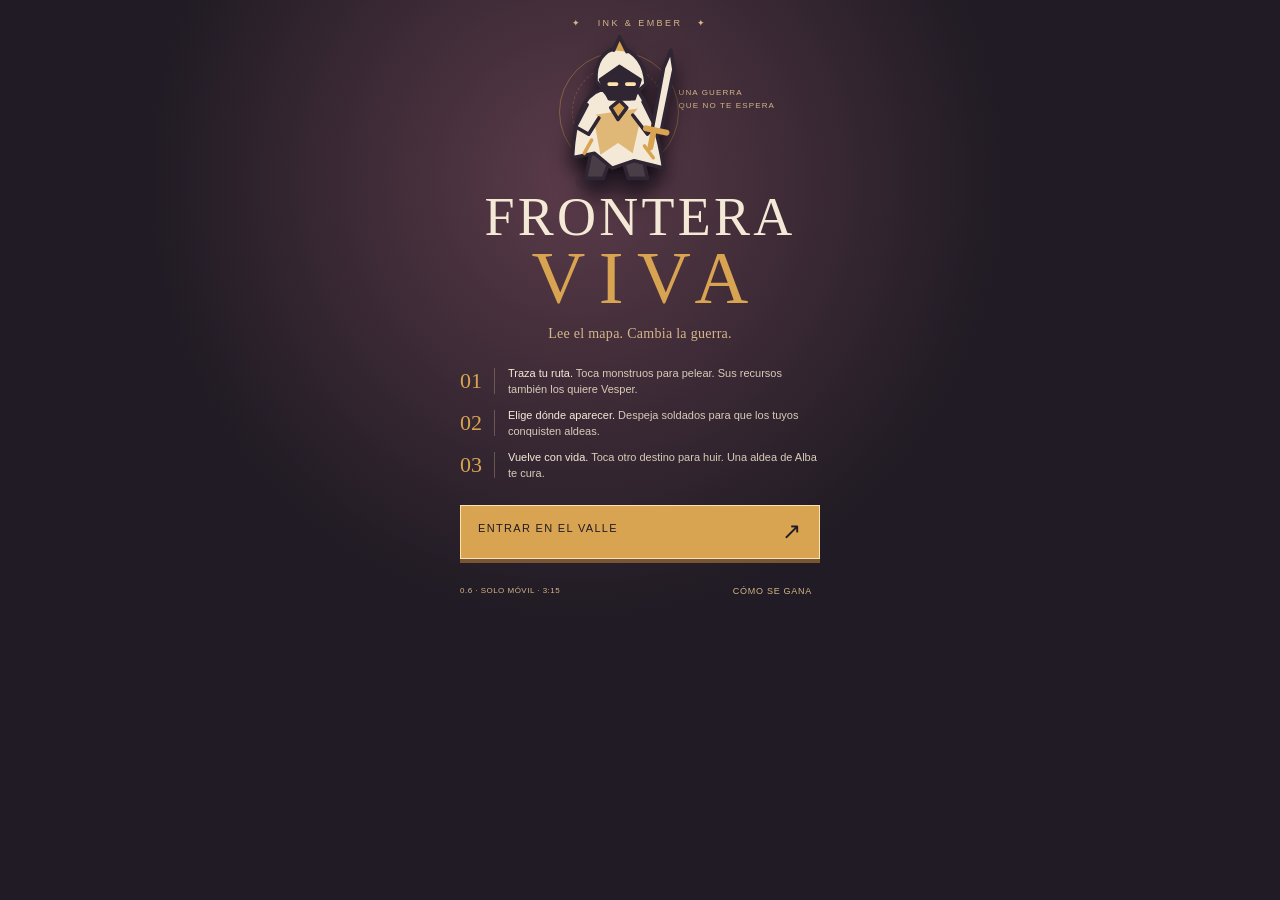
<file: index.html>
<!doctype html>
<html lang="es"><head><meta charset="utf-8"><meta name="viewport" content="width=device-width,initial-scale=1,viewport-fit=cover"><meta name="theme-color" content="#201b24"><meta name="apple-mobile-web-app-capable" content="yes"><meta name="description" content="Un jungla. Seis aldeas. Tres minutos para cambiar una guerra autónoma."><title>Frontera Viva 0.6 · Ink & Ember</title><style>:root{--ink:#201b24;--paper:#f4e9d6;--gold:#d8a451;--ember:#cd654f;--plum:#67465f;--sand:#d4b68a}*{box-sizing:border-box;-webkit-tap-highlight-color:transparent}html,body{margin:0;width:100%;height:100%;height:100dvh;overflow:hidden;background:var(--ink);color:var(--paper);font:14px/1.35 Georgia,'Times New Roman',serif}body{-webkit-user-select:none;user-select:none;overscroll-behavior:none}button,input{font:inherit}button{color:inherit;cursor:pointer;touch-action:manipulation;min-height:44px;border:0}button:active{filter:brightness(1.2);transform:translateY(1px)}button:focus-visible,input:focus-visible{outline:2px solid var(--gold);outline-offset:2px}button:disabled{opacity:.4}[hidden]{display:none!important}#app{height:100%;display:flex;flex-direction:column;max-width:900px;margin:auto;position:relative}#hud{position:relative;z-index:2;display:grid;grid-template-columns:1fr 1fr 44px;align-items:center;gap:4px 12px;padding:calc(8px + env(safe-area-inset-top)) max(14px,env(safe-area-inset-right)) 7px max(14px,env(safe-area-inset-left));background:var(--ink);border-bottom:1px solid #d8a45180;flex:none}.identity{display:flex;align-items:center;gap:9px}.sigil{color:var(--gold);font-size:26px}.identity b{font-size:13px;letter-spacing:.06em}.eyebrow{display:block;font:9px/1.4 Arial,sans-serif;letter-spacing:.12em;color:var(--sand)}.clock{text-align:center}.clock .eyebrow{font-size:8px}.clock strong{font-size:29px;font-weight:400;line-height:1.1;font-variant-numeric:tabular-nums}.square{width:44px;height:44px;display:grid;place-items:center;background:#302734;border:1px solid #d4b68a66;font:23px Georgia;flex:none}.vitals{grid-column:1/-1;display:flex;flex-direction:column;gap:4px;margin-top:1px}.health-track{height:16px;background:#443344;position:relative;overflow:hidden}.health-track i{display:block;height:100%;background:linear-gradient(90deg,#af7656,#d8a451);width:100%;transition:width .13s linear}.health-track span{position:absolute;inset:0;text-align:center;font:10px/16px Arial,sans-serif;color:#fff8e6;text-shadow:0 1px 2px #201b24,1px 0 2px #201b24;font-variant-numeric:tabular-nums}.xp-track{height:3px;background:#443344}.xp-track i{height:100%;display:block;background:#f4e9d6;width:0}.frontline{grid-column:1/-1;display:flex;align-items:center;justify-content:center;gap:12px;padding-top:3px}.frontline>span{font:8px Arial,sans-serif;letter-spacing:.12em;color:var(--sand)}#territory{display:flex;gap:4px}#territory i{display:block;width:16px;height:6px;background:var(--gold)}#territory i.enemy{background:var(--ember);clip-path:polygon(0 0,100% 0,80% 100%,20% 100%)}#field{flex:1;min-height:0;position:relative;overflow:hidden;touch-action:none;background:#d4b68a;isolation:isolate}#world{display:block;width:100%;height:100%;touch-action:none}#notice{pointer-events:none;position:absolute;left:10px;right:10px;top:10px;min-height:30px;padding:8px 12px;background:#201b24e8;border-left:3px solid var(--gold);font:11px/1.4 Arial,sans-serif;box-shadow:0 3px 8px #201b2428;max-width:450px;margin:auto}.map-label{pointer-events:none;position:absolute;bottom:10px;left:12px;right:12px;display:flex;justify-content:space-between;gap:8px;align-items:flex-end;color:#f4e9d6;text-shadow:0 1px 3px #201b24,0 0 4px #201b24}.map-label>span{font:8px Arial,sans-serif;letter-spacing:.12em;max-width:42%}.map-label small{font:9px/1.4 Arial,sans-serif;max-width:55%;text-align:right}#recenter{position:absolute;bottom:44px;right:12px;background:#201b24e8}#respawn{position:absolute;inset:0;display:grid;place-content:center;text-align:center;background:#201b2470;color:var(--paper);font:24px Georgia;pointer-events:none;text-shadow:0 2px 6px #201b24}#globalHint{position:absolute;bottom:43px;left:0;right:0;text-align:center;font:10px Arial;letter-spacing:.08em;background:#201b24e8;padding:9px;pointer-events:none}#context{display:flex;align-items:center;gap:10px;padding:8px 14px;min-height:57px;background:#302733;border-top:1px solid #d8a45160;flex:none}#context>div{min-width:0}#context b{display:block;font-size:14px;font-weight:400;white-space:nowrap;overflow:hidden;text-overflow:ellipsis}#context small{display:block;font:10px/1.4 Arial,sans-serif;color:var(--sand);margin-top:3px}.context-mark{color:var(--gold);font-size:25px}#dock{display:grid;grid-template-columns:repeat(3,1fr);gap:1px;background:#b8996b40;padding:0 max(5px,env(safe-area-inset-right)) env(safe-area-inset-bottom) max(5px,env(safe-area-inset-left));flex:none}#dock button{height:61px;background:var(--ink);font:9px Arial,sans-serif;letter-spacing:.12em;display:flex;align-items:center;justify-content:center;gap:8px}#dock button span{font:25px Georgia;color:var(--gold)}#dock button.on{background:#453341;color:var(--gold)}.cover{position:fixed;z-index:10;inset:0;background:radial-gradient(ellipse at 45% 20%,#5b3b49 0,transparent 43%),var(--ink);overflow-y:auto;overscroll-behavior:contain;touch-action:pan-y;padding:calc(18px + env(safe-area-inset-top)) max(25px,env(safe-area-inset-right)) calc(12px + env(safe-area-inset-bottom)) max(25px,env(safe-area-inset-left));display:flex;flex-direction:column;align-items:center}.title-leaf{font:9px Arial;letter-spacing:.27em;color:var(--sand);text-align:center}.cover-art{height:146px;min-height:105px;width:270px;position:relative;flex-shrink:1;margin:12px 0 0}.cover-art img{position:absolute;height:165px;left:44px;top:-6px;z-index:1;filter:drop-shadow(0 12px 10px #130d16)}.art-orbit{position:absolute;border:1px solid #d8a45160;width:120px;height:120px;border-radius:50%;left:54px;top:12px}.art-orbit:after{content:'';position:absolute;inset:12px;border:1px dashed #d8a45145;border-radius:50%}.art-side{position:absolute;right:0;top:47px;font:8px/1.6 Arial;letter-spacing:.14em;color:var(--sand)}h1{font-size:clamp(39px,11vw,54px);line-height:.94;text-align:center;font-weight:400;letter-spacing:.06em;margin:6px 0 0;z-index:1}h1 em{font-style:normal;color:var(--gold);font-size:1.38em;letter-spacing:.18em;margin-left:.18em}.subtitle{color:var(--sand);font-size:14px;letter-spacing:.02em;margin:12px 0 8px}.intro-rules{max-width:360px;width:100%;margin:4px 0 14px}.intro-rules p{display:flex;align-items:center;gap:13px;margin:9px 0;font:11px/1.5 Arial;color:#d8cbb8}.intro-rules b{font:22px Georgia;color:var(--gold);border-right:1px solid #d4b68a55;padding-right:12px}.intro-rules strong{color:var(--paper);font-weight:500}.primary{min-height:54px;background:var(--gold);color:var(--ink);border:1px solid #fae2b3;box-shadow:0 4px 0 #785633;width:100%;max-width:360px;text-align:left;padding:10px 17px;font:11px Arial,sans-serif;letter-spacing:.12em;flex:none}.primary span{float:right;font:23px/20px Georgia}.cover-bottom{max-width:360px;width:100%;display:flex;align-items:center;justify-content:space-between;margin-top:10px;gap:8px}.cover-bottom>span{font:8px Arial;color:var(--sand);letter-spacing:.06em}.text-button{background:none;font:9px Arial;letter-spacing:.08em;color:var(--sand);padding:10px 8px;min-height:44px}.overlay{position:fixed;inset:0;z-index:20;display:flex;align-items:center;justify-content:center;background:#17121de8;padding:calc(20px + env(safe-area-inset-top)) 22px calc(20px + env(safe-area-inset-bottom));touch-action:pan-y;overflow-y:auto;overscroll-behavior:contain}.panel{border:1px solid #d8a45180;background:#2d2530;max-width:410px;width:100%;max-height:100%;overflow-y:auto;padding:23px;box-shadow:0 12px 65px #0007}.panel h2{font:30px/1.05 Georgia;font-weight:400;margin:12px 0 18px;color:var(--paper)}#panelBody{color:#dfcfb9;font:12px/1.65 Arial}.panel p{margin:10px 0}.panel .primary{margin-top:16px}.panel>.text-button{display:block;width:100%;border-bottom:1px solid #d4b68a22}#settings{margin-top:14px;border-top:1px solid #d4b68a44;padding-top:8px}label{display:flex;align-items:center;min-height:44px;gap:12px;font:12px Arial;color:var(--paper)}input{width:22px;height:22px;accent-color:var(--gold)}.result-stats{display:grid;grid-template-columns:repeat(3,1fr);border:1px solid #d4b68a44;margin:17px 0}.result-stats div{padding:10px 4px;text-align:center;font:9px Arial;color:var(--sand)}.result-stats b{display:block;font:25px Georgia;color:var(--paper);margin-bottom:3px}.result-line{display:flex;justify-content:space-between;border-bottom:1px solid #d4b68a33;padding:6px 0}#joy{position:absolute;left:18px;bottom:40px;border:1px solid #f4e9d680;width:102px;height:102px;background:#201b2466;border-radius:50%;touch-action:none;display:grid;place-items:center}#knob{width:43px;height:43px;border-radius:50%;border:2px solid #f4e9d6;background:#d8a451a0;pointer-events:none}.legend{display:flex;gap:8px;flex-wrap:wrap;font:11px Arial}.legend span{border-left:4px solid var(--gold);padding-left:7px}.legend span:last-child{border-color:var(--ember)}@media(max-height:730px) and (orientation:portrait){.cover{padding-top:calc(12px + env(safe-area-inset-top))}.cover-art{height:109px;margin-top:6px;min-height:90px}.cover-art img{height:128px;left:57px}.art-orbit{width:98px;height:98px;left:60px;top:7px}.art-side{top:29px}h1{font-size:37px}.subtitle{margin:9px 0 2px}.intro-rules{margin:1px 0 9px}.intro-rules p{font-size:10px;margin:7px 0}.cover-bottom{margin-top:5px}#hud{padding-top:calc(5px + env(safe-area-inset-top));gap:3px 9px}.clock strong{font-size:25px}#context{min-height:51px;padding-top:5px;padding-bottom:5px}#dock button{height:55px}}@media(orientation:landscape) and (max-height:550px){#app{display:grid;grid-template-columns:1fr 115px;grid-template-rows:67px 1fr 51px;max-width:none}#hud{grid-column:1/-1;grid-template-columns:120px 90px 1fr 120px 44px;gap:6px;padding:calc(3px + env(safe-area-inset-top)) max(10px,env(safe-area-inset-right)) 4px max(10px,env(safe-area-inset-left))}.clock .eyebrow{display:none}.vitals{grid-column:3;grid-row:1}.frontline{grid-column:4;grid-row:1;flex-wrap:wrap;gap:4px}.frontline>span{font-size:7px}#pause{grid-column:5;grid-row:1}#field{grid-column:1;grid-row:2/4}#dock{grid-column:2;grid-row:2;display:flex;flex-direction:column;gap:1px;padding:0 max(0px,env(safe-area-inset-right)) 0 0}#dock button{flex:1;width:100%;min-height:44px}#context{grid-column:2;grid-row:3;min-height:0;padding:5px;align-items:flex-start}.context-mark{display:none}#context b{font-size:11px}#context small{font-size:9px;line-height:1.2}.cover{display:grid;grid-template-columns:1fr 1fr;gap:5px 25px;padding:20px max(25px,env(safe-area-inset-right)) 14px max(25px,env(safe-area-inset-left));align-content:center}.title-leaf{grid-column:1;grid-row:1}.cover-art{grid-column:1;grid-row:2;height:80px;margin:auto}.cover-art img{height:97px;left:70px;top:-5px}.art-orbit{width:76px;height:76px;left:77px;top:2px}.art-side{font-size:7px;top:24px;right:18px}h1{grid-column:1;grid-row:3;font-size:32px}.subtitle{grid-column:1;grid-row:4;text-align:center;font-size:12px}.intro-rules{grid-column:2;grid-row:1/4}.intro-rules p{font-size:10px}.cover>.primary{grid-column:2;grid-row:4}.cover-bottom{grid-column:2;grid-row:5}.panel{padding:18px}.panel h2{font-size:24px}}@media(prefers-reduced-motion:reduce){*{transition:none!important}}
</style></head>
<body><main id="app">
<header id="hud"><div class="identity"><span class="sigil">✦</span><div><span class="eyebrow">EL ERRANTE</span><b id="heroLevel">NIVEL 1</b></div></div><div class="clock"><span class="eyebrow">EL VALLE DECIDE EN</span><strong id="clock">3:15</strong></div><button id="pause" class="square" aria-label="Pausar">Ⅱ</button>
<div class="vitals"><div class="health-track"><i id="healthFill"></i><span id="healthText">182 / 182</span></div><div class="xp-track"><i id="xpFill"></i></div></div>
<div class="frontline"><span>ALBA</span><div id="territory" aria-label="Control de aldeas"></div><span>ASCENDIDA</span></div></header>
<section id="field" aria-label="Campo de batalla"><canvas id="world" aria-label="Toca para moverte o atacar. Arrastra para inspeccionar el mapa."></canvas><div id="notice" role="status" aria-live="polite">Un mundo en guerra. Elige tu primera ruta.</div><div class="map-label"><span id="sector">EL VALLE DE LAS ASCUAS</span><small id="intel">VESPER · SIN AVISTAR</small></div><button id="recenter" class="square" aria-label="Volver al protagonista" hidden>◎</button><div id="joy" hidden aria-label="Joystick virtual"><span id="knob"></span></div><div id="respawn" hidden></div><div id="globalHint" hidden>MAPA GLOBAL · toca para inspeccionar</div></section>
<div id="context"><span class="context-mark">◇</span><div><b id="targetName">Tu próxima decisión</b><small id="targetInfo">Toca un monstruo. Toca el suelo para retirarte.</small></div></div>
<nav id="dock" aria-label="Controles"><button id="heal"><span>✚</span>REFUGIO</button><button id="follow"><span>◎</span>SEGUIR</button><button id="map"><span>⌘</span>MAPA</button></nav>
</main>
<section id="cover" class="cover" aria-label="Inicio"><div class="title-leaf">✦ &nbsp; INK & EMBER &nbsp; ✦</div><div class="cover-art"><img id="coverHero" alt="El Errante, espadachín de capa marfil"><div class="art-orbit"></div><span class="art-side">UNA GUERRA<br>QUE NO TE ESPERA</span></div><h1>FRONTERA<br><em>VIVA</em></h1><p class="subtitle">Lee el mapa. Cambia la guerra.</p><div class="intro-rules"><p><b>01</b><span><strong>Traza tu ruta.</strong> Toca monstruos para pelear. Sus recursos también los quiere Vesper.</span></p><p><b>02</b><span><strong>Elige dónde aparecer.</strong> Despeja soldados para que los tuyos conquisten aldeas.</span></p><p><b>03</b><span><strong>Vuelve con vida.</strong> Toca otro destino para huir. Una aldea de Alba te cura.</span></p></div><button id="play" class="primary">ENTRAR EN EL VALLE <span>↗</span></button><div class="cover-bottom"><span>0.6 · SOLO MÓVIL · 3:15</span><button id="startHelp" class="text-button">CÓMO SE GANA</button></div></section>
<section id="overlay" class="overlay" hidden aria-modal="true" role="dialog"><div class="panel"><span class="eyebrow" id="panelKicker">EL VALLE RESPIRA</span><h2 id="panelTitle">Partida pausada</h2><div id="panelBody"></div><div id="settings"><label><input id="joystickToggle" type="checkbox"> Joystick opcional</label><label><input id="soundToggle" type="checkbox"> Sonidos</label></div><button id="resume" class="primary">CONTINUAR <span>↗</span></button><button id="help" class="text-button">CONTROLES Y VICTORIA</button><button id="restart" class="text-button">NUEVA PARTIDA</button></div></section>
<script>/* Frontera Viva 0.6 · deterministic simulation. Original refactor of 0.5. */
(function(root){'use strict';
const CFG={width:1000,height:800,duration:195,dt:1/30,heroSpeed:168,heroRate:.68,vision:205,troopSpeed:63,wave:26,villageHP:190,towerRadius:83,healRadius:75,healPerSecond:30,respawn:6,captureSeconds:4};
const clamp=(v,a,b)=>Math.max(a,Math.min(b,v)),distance=(a,b)=>Math.hypot(a.x-b.x,a.y-b.y),other=t=>1-t;
const VILLAGES=[['Robledal',130,140,0],['Alba',130,400,0],['Vado',130,660,0],['Peñarroja',870,140,1],['Umbría',870,400,1],['Cenizal',870,660,1]];
const CAMPS=[['Colmillos',290,90,1,'wolf'],['Jabalí joven',275,305,1,'boar'],['Lobos del vado',280,570,1,'wolf'],['Colmillos rojos',710,90,1,'wolf'],['Jabalí de ceniza',725,305,1,'boar'],['Lobos umbríos',720,570,1,'wolf'],['Escarabajo',390,730,1,'beetle'],['Escarabajo rojo',610,730,1,'beetle'],['Guardián del roble',385,210,2,'golem'],['Guardián de ceniza',615,210,2,'golem'],['Colmillo antiguo',390,480,2,'boar'],['Bestia de Umbría',610,480,2,'boar'],['Gigante de sal',500,85,3,'golem'],['Gigante sepultado',500,625,3,'golem'],['Ascua del alba',500,345,4,'ember'],['Ojo del valle',500,465,4,'eye']];
function heroStats(l){return{max:182+24*(l-1),atk:30+5*(l-1),armor:8+2*(l-1)}}
function xpNeed(l){return 42+34*(l-1)}
function campStats(t){return[{},{hp:145,atk:12,rate:1.5,xp:32,respawn:32},{hp:270,atk:22,rate:1.45,xp:58,respawn:41},{hp:455,atk:36,rate:1.4,xp:90,respawn:50},{hp:385,atk:29,rate:1.5,xp:80,respawn:52}][t]}
class Game{
constructor(seed=171){this.seed=seed>>>0;this.rng=this.seed||1;this.uid=0;this.t=0;this.mode='intro';this.result=null;this.effects=[];this.logs=[];this.troops=[];this.buffs=[{ember:0,eye:0},{ember:0,eye:0}];this.score=[0,0];this.firstCapture=null;this.joy=null;this.captures=0;
this.heroes=[this.makeHero(0),this.makeHero(1)];this.villages=VILLAGES.map(([name,x,y,team],id)=>({id,kind:'village',name,x,y,team,hp:CFG.villageHP,max:CFG.villageHP,cd:0,nextWave:8+(id%3)*2+this.random()*3,under:-100,capture:0,shield:0,sent:0,age:0,home:team}));
this.camps=CAMPS.map(([name,x,y,tier,art],id)=>{const b=campStats(tier);return{id:'c'+id,kind:'camp',name,x,y,tier,art,...b,max:b.hp,cd:.8,respawnAt:tier===4?42:0,hp:tier===4?0:b.hp,target:null,leash:0,lastTeam:null,known:[null,null]}});
this.log('Toca un campamento pequeño. La guerra ya tiene sus propias rutas.');}
random(){this.rng=(Math.imul(this.rng,1664525)+1013904223)>>>0;return this.rng/4294967296}
makeHero(team){return{rng:(this.seed^(team?303:171))>>>0,id:'h'+team,kind:'hero',team,x:team?785:215,y:400,...heroStats(1),hp:182,speed:CFG.heroSpeed,level:1,xp:0,cd:0,respawn:0,target:null,dest:null,aiIn:0,aiMode:'farm',commit:0,memory:null,stats:{camps:0,troops:0,kills:0,deaths:0,damage:0,ganks:0,travel:0,objectives:0,xp:0},visitedBattle:-100,seenUntil:-1,heal:false,moving:false}}
start(){if(this.mode==='intro'||this.mode==='paused')this.mode='play'}
pause(){if(this.mode==='play'){this.mode='paused';this.joy=null}}
log(msg){this.logs.unshift({t:this.t,msg});if(this.logs.length>24)this.logs.pop()}
effect(type,x,y,text='',team=0){this.effects.push({type,x,y,text,team,life:type==='hit'?.22:1.15});if(this.effects.length>90)this.effects.shift()}
owned(team){return this.villages.filter(v=>v.team===team)}
refuge(h){return this.owned(h.team).reduce((best,v)=>!best||distance(v,h)<distance(best,h)?v:best,null)}
visible(team,p){return this.buffs[team].eye>this.t||this.heroes[team].hp>0&&distance(this.heroes[team],p)<CFG.vision||this.villages.some(v=>v.team===team&&distance(v,p)<125)||this.troops.some(u=>u.team===team&&u.hp>0&&distance(u,p)<100)}
intel(team,c){return c.known[team]}
observe(){for(let team=0;team<2;team++){const h=this.heroes[team],foe=this.heroes[other(team)];if(foe.hp>0&&this.visible(team,foe)){h.memory={x:foe.x,y:foe.y,hp:foe.hp,max:foe.max,level:foe.level,t:this.t};foe.seenUntil=this.t+2}if(h.memory&&this.t-h.memory.t>9)h.memory=null;for(const c of this.camps)if(this.visible(team,c))c.known[team]={hp:c.hp,respawnAt:c.respawnAt,t:this.t};}}
command(x,y,target=null,team=0){const h=this.heroes[team];if(this.mode!=='play'||h.hp<=0)return;h.target=target&&target.hp>0?target:null;h.dest=h.target?null:{x:clamp(x,18,982),y:clamp(y,18,782)};if(team===0)this.joy=null;}
move(h,p,dt,safe=false){if(!p)return;let goal=p;
if(safe){for(const v of this.villages){if(v.team===h.team||distance(v,p)<100)continue;const dx=p.x-h.x,dy=p.y-h.y,d2=dx*dx+dy*dy||1,q=clamp(((v.x-h.x)*dx+(v.y-h.y)*dy)/d2,0,1);if(q>.02&&q<.98&&Math.hypot(h.x+q*dx-v.x,h.y+q*dy-v.y)<102){const len=Math.sqrt(d2),side=((v.x-h.x)*dy-(v.y-h.y)*dx)>=0?-1:1;goal={x:clamp(v.x+side*-dy/len*122,20,980),y:clamp(v.y+side*dx/len*122,20,780)};break}}}
const d=distance(h,goal);if(d<2)return;const step=Math.min(d,h.speed*dt);h.x=clamp(h.x+(goal.x-h.x)/d*step,15,985);h.y=clamp(h.y+(goal.y-h.y)/d*step,18,782);h.moving=true;if(h.kind==='hero')h.stats.travel+=step/h.speed;}
project(h,c){const dmg=c.atk*100/(100+h.armor),hits=Math.max(0,Math.ceil(c.hp/h.atk)-1),ttk=hits*CFG.heroRate;return{ttk,damage:Math.ceil(ttk/c.rate)*dmg,risk:Math.ceil(ttk/c.rate)*dmg/Math.max(1,h.hp)}}
gain(h,xp){h.xp+=xp;h.stats.xp+=xp;while(h.xp>=xpNeed(h.level)&&h.level<12){h.xp-=xpNeed(h.level);h.level++;const s=heroStats(h.level);h.hp+=s.max-h.max;Object.assign(h,s);this.effect('level',h.x,h.y,'NIVEL '+h.level,h.team);if(h.team===0)this.log('Nivel '+h.level+' · más vida, daño y defensa.')}}
hurt(target,raw,from){if(target.hp<=0||(target.kind==='hero'&&target.respawn>0))return;const damage=raw*100/(100+(target.armor||0));target.hp=Math.max(0,target.hp-damage);this.effect('hit',target.x,target.y,'−'+Math.ceil(damage),from.team??1);if(target.kind==='hero')target.stats.damage+=damage;
if(target.hp>0)return;
if(target.kind==='camp'){target.target=null;target.respawnAt=this.t+target.respawn;target.lastTeam=from.team;if(from.kind==='hero'){from.stats.camps++;this.gain(from,target.xp);if(target.tier===4){from.stats.objectives++;this.buffs[from.team][target.art]=this.t+29;this.log((from.team?'Vesper':'Tú')+' obtiene '+target.name+': '+(target.art==='ember'?'tropas +18% de daño':'visión del valle')+' durante 29 s.')}else if(from.team===0)this.log(target.name+' · +'+target.xp+' PX');this.effect('reward',target.x,target.y,'+'+target.xp+' PX',from.team)}
}else if(target.kind==='hero'){target.respawn=CFG.respawn+Math.min(3,Math.floor(this.t/75));target.target=null;target.dest=null;target.stats.deaths++;target.aiIn=0;this.score[other(target.team)]+=2;if(from.kind==='hero'&&from.team!==target.team){from.stats.kills++;this.gain(from,40)}this.log(target.team===0?'Has caído. Reapareces en '+Math.ceil(target.respawn)+' s.':'Vesper ha caído'+(from===this.heroes[0]?' ante tu espada.':' ante la guerra.'));this.effect('death',target.x,target.y,'',target.team);
}else if(target.kind==='troop'&&from.kind==='hero'){from.stats.troops++;this.gain(from,12);this.effect('reward',target.x,target.y,'+12 PX',from.team);if(this.t-from.visitedBattle>5){from.stats.ganks++;from.visitedBattle=this.t;}}
}
attack(h,target){if(!target||target.kind==='village'||target.hp<=0||h.cd>0)return;if(target.kind==='camp'){target.target=h;target.leash=0}this.effect('slash',target.x,target.y,'',h.team);this.hurt(target,h.atk,h);h.cd=h.kind==='hero'?CFG.heroRate:1.25;}
nearFoe(a,r){let best=null,bd=r;const h=this.heroes[other(a.team)];if(h.hp>0&&distance(a,h)<bd){best=h;bd=distance(a,h)}for(const u of this.troops)if(u.team!==a.team&&u.hp>0){const d=distance(a,u);if(d<bd){best=u;bd=d}}return best}
aiRandom(h){h.rng=(Math.imul(h.rng,1664525)+1013904223)>>>0;return h.rng/4294967296}
ai(h,style='mixed'){if(h.hp<=0)return;h.aiIn=.8+this.aiRandom(h)*.6;const refuge=this.refuge(h);const foe=this.heroes[other(h.team)];const seen=foe.hp>0&&this.visible(h.team,foe);
if(refuge&&(h.hp<h.max*.31||h.aiMode==='heal'&&h.hp<h.max*.94)){h.aiMode='heal';h.target=null;h.dest=refuge;return}
if(seen&&distance(h,foe)<140&&h.hp/(foe.atk||30)<foe.hp/h.atk*.72){h.aiMode='flee';h.target=null;h.dest=refuge||{x:h.team?975:25,y:400};return}
if(this.t<h.commit&&h.target?.hp>0&&!(h.target.kind==='hero'&&!this.visible(h.team,h.target)))return;
const options=[];for(const c of this.camps){const info=c.known[h.team];if(!info)continue;const hp=info.hp>0?info.hp:(this.t>=info.respawnAt?c.max:0);if(!hp)continue;const est={...c,hp},p=this.project(h,est);if(p.risk>.82)continue;const tower=this.villages.some(v=>v.team!==h.team&&distance(c,v)<98);if(tower)continue;const inv=(h.team===0?c.x>540:c.x<460);let s=c.xp/(4+distance(h,c)/h.speed+p.ttk+p.risk*14);if(style==='farm')s*=1.4;if(style==='counter'&&inv)s*=1.7;if(style==='objectives'&&c.tier===4)s*=2.5;if(c.tier===4)s*=1.24;if(h.memory&&distance(h.memory,c)<170&&this.t-h.memory.t<5)s*=.82;
options.push({s:s*(.88+this.aiRandom(h)*.24),target:c,mode:'farm'});}
for(const u of this.troops){if(u.hp<=0||u.team===h.team||!this.visible(h.team,u))continue;const friends=this.troops.filter(a=>a.team===h.team&&a.hp>0&&distance(a,u)<130).length;const threatened=this.villages.some(v=>v.team===h.team&&distance(v,u)<180);const tower=this.villages.some(v=>v.team!==h.team&&distance(v,u)<85);let s=(2.4+friends*1.2+(threatened?4.5:0))/(1+distance(h,u)/230);if(threatened&&this.owned(h.team).length<3)s*=1.4;if(tower)s*=.28;if(style==='mixed')s*=1.3;if(style==='gank')s*=1.5;if(style==='defense'&&threatened)s*=2;options.push({s,target:u,mode:threatened?'defend':'gank'});}
if(seen&&h.hp/foe.atk>foe.hp/h.atk*1.12&&!this.villages.some(v=>v.team!==h.team&&distance(foe,v)<105))options.push({s:4.8/(1+distance(h,foe)/180),target:foe,mode:'duel'});
if(refuge&&h.hp<h.max*.66)options.push({s:2.7/(1+distance(h,refuge)/300),dest:refuge,mode:'heal'});
if(style==='random'&&options.length){const b=options[Math.floor(this.aiRandom(h)*options.length)];h.target=b.target||null;h.dest=b.dest||null;h.aiMode=b.mode;h.commit=this.t+2.8;return}
options.sort((a,b)=>b.s-a.s);const b=options[0];if(b){h.target=b.target||null;h.dest=b.dest||null;h.aiMode=b.mode;h.commit=this.t+2.5+this.aiRandom(h)*1.4}else{h.target=null;h.dest=refuge;h.aiMode='patrol'}
}
updateHero(h,dt){h.moving=false;h.cd=Math.max(0,h.cd-dt);h.heal=false;
if(h.respawn>0){h.respawn=Math.max(0,h.respawn-dt);if(h.respawn===0){const v=this.refuge(h);h.x=v?v.x+(h.team?-38:38):(h.team?975:25);h.y=v?v.y:400;h.hp=h.max*.8;h.aiIn=0;this.effect('level',h.x,h.y,'REGRESO',h.team)}return}
if(h.team===1||h.bot){h.aiIn-=dt;if(h.aiIn<=0)this.ai(h,h.bot||'mixed')}
if(h.target&&h.target.hp<=0&&this.visible(h.team,h.target)){h.target=null;h.aiIn=0}
// Losing sight ends pursuit at the last known point; no tracking through fog.
if(h.target?.kind==='hero'&&!this.visible(h.team,h.target)){const mem=h.memory;h.dest=mem?{x:mem.x,y:mem.y}:null;h.target=null;h.aiIn=0;}
if(h.team===0&&this.joy){h.target=null;h.dest=null;this.move(h,{x:h.x+this.joy.x*120,y:h.y+this.joy.y*120},dt)}
else if(h.target){if(distance(h,h.target)>42)this.move(h,h.target,dt,h.team===1||!!h.bot);else this.attack(h,h.target)}
else if(h.dest){if(distance(h,h.dest)>4)this.move(h,h.dest,dt,h.team===1||!!h.bot);else h.dest=null}
// Automatic combat never overrides a retreat command and never pulls a neutral.
if(!h.target&&!h.dest&&!this.joy){const foe=this.nearFoe(h,45);if(foe)this.attack(h,foe)}
const v=this.villages.find(v=>v.team===h.team&&distance(h,v)<CFG.healRadius);if(v&&h.hp<h.max){h.hp=Math.min(h.max,h.hp+CFG.healPerSecond*dt);h.heal=true}
}
updateCamps(dt){for(const c of this.camps){if(c.hp<=0){if(this.t>=c.respawnAt){c.max=Math.round(campStats(c.tier).hp*(1+Math.min(.45,this.t*.0025)));c.hp=c.max;c.cd=.8;c.target=null;c.leash=0;this.effect('spawn',c.x,c.y,'',0)}continue}c.cd=Math.max(0,c.cd-dt);
if(c.target){const h=c.target;if(h.hp>0&&distance(c,h)<65){c.leash=0;if(c.cd===0){this.hurt(h,c.atk,c);c.cd=c.rate}}else{c.leash+=dt;if(c.leash>1.8){c.target=null;c.leash=0}}}else if(c.hp<c.max)c.hp=Math.min(c.max,c.hp+25*dt);}}
spawn(v,count=2,dest=null){const enemies=this.villages.filter(w=>w.team!==v.team);if(!enemies.length)return;const parallel=this.villages.find(w=>w.team!==v.team&&Math.abs(w.y-v.y)<30);const target=dest||parallel||enemies.reduce((a,b)=>distance(a,v)<distance(b,v)?a:b);for(let i=0;i<count;i++){if(this.troops.filter(u=>u.team===v.team&&u.hp>0).length>=24)return;this.troops.push({id:'u'+(++this.uid),kind:'troop',team:v.team,x:v.x+(v.team?-28:28),y:v.y-10+i*20,hp:92,max:92,atk:12,speed:CFG.troopSpeed,cd:this.random()*.5,goal:target.id,origin:v.id,moving:false});v.sent++}}
transfer(v,team){if(v.team===team)return;v.team=team;v.hp=v.max*.65;v.capture=0;v.shield=this.t+9;v.nextWave=this.t+12;v.under=this.t;v.age=0;this.captures++;this.firstCapture??=this.t;this.score[team]+=3;this.effect('capture',v.x,v.y,v.name,team);this.log(v.name+(team===0?' es nuestra. Ahora cura y envía tropas aliadas.':' ha caído. El enemigo tiene una nueva posición.'));}
updateVillages(dt){for(const v of this.villages){v.age+=dt;v.cd=Math.max(0,v.cd-dt);const enemy=this.troops.filter(u=>u.hp>0&&u.team!==v.team&&distance(u,v)<85),friends=this.troops.filter(u=>u.hp>0&&u.team===v.team&&distance(u,v)<90);if(enemy.length&&v.hp<=0){v.under=this.t;v.capture+=dt*(friends.length?.3:1);if(v.capture>=CFG.captureSeconds)this.transfer(v,other(v.team))}else if(!enemy.length){v.capture=Math.max(0,v.capture-dt*1.5);if(v.hp<=0&&v.capture===0)v.hp=35;}
if(this.t-v.under>7)v.hp=Math.min(v.max,v.hp+2.4*dt);
if(v.hp>0&&v.cd===0){const h=this.heroes[other(v.team)],target=enemy.sort((a,b)=>distance(a,v)-distance(b,v))[0]||(h.hp>0&&distance(h,v)<CFG.towerRadius?h:null);if(target){this.hurt(target,target.kind==='hero'?25:(this.owned(v.team).length===1?12:8),{kind:'tower',team:v.team,x:v.x,y:v.y});v.cd=1.2;this.effect('bolt',target.x,target.y,'',v.team);}}
const interval=CFG.wave*(.5+this.owned(v.team).length/6)*(v.team!==v.home?1.18:1)*(this.buffs[v.team].eye>this.t?.88:1);
// Outlying villages maintain supply over longer routes; last stands resist siege, never grant units from nowhere.
if(this.t>=v.nextWave&&v.hp>0){if(this.troops.filter(u=>u.origin===v.id&&u.team===v.team).length<4)this.spawn(v,v.team!==v.home&&v.age<45?1:(this.owned(v.team).length===1?3:(this.random()<.17?3:2)));v.nextWave=this.t+interval+this.random()*2;}
}}
updateTroops(dt){for(const u of this.troops){if(u.hp<=0)continue;u.moving=false;u.cd=Math.max(0,u.cd-dt);let foe=this.nearFoe(u,43);let v=this.villages[u.goal];if(v.team===u.team){const next=this.villages.filter(a=>a.team!==u.team).sort((a,b)=>distance(a,u)-distance(b,u))[0];if(next){u.goal=next.id;v=next}}
if(foe){if(u.cd===0){this.hurt(foe,u.atk*(this.buffs[u.team].ember>this.t?1.18:1),u);u.cd=1.3;this.effect('slash',foe.x,foe.y,'',u.team)}}else if(v&&v.team!==u.team){if(distance(u,v)>62)this.move(u,v,dt);else if(u.cd===0&&this.t>v.shield){const owned=this.owned(v.team).length,armor=owned<=1?.22:owned===2?.7:1;v.hp=Math.max(0,v.hp-u.atk*.9*armor*(this.buffs[u.team].ember>this.t?1.18:1));v.under=this.t;u.cd=1.3;this.effect('bolt',v.x,v.y,'',u.team)}}}
this.troops=this.troops.filter(u=>u.hp>0);}
finish(){this.t=CFG.duration;const n=this.owned(0).length;const a=this.heroes[0],b=this.heroes[1];const tie=[a.stats.xp+a.stats.kills*35,b.stats.xp+b.stats.kills*35];const win=n>3||n===3&&tie[0]>tie[1];const draw=n===3&&tie[0]===tie[1];this.result={win:win&&!draw,draw,territory:n,tie,reason:n!==3?'El control territorial decide la guerra.':draw?'Mismo territorio y misma influencia: tablas.':'3–3: decide la influencia (PX obtenidos + 35 por duelo ganado).'};this.mode='ended';this.log(this.result.reason);}
step(dt=CFG.dt){if(this.mode!=='play')return;dt=Math.min(dt,CFG.dt);this.t=Math.min(CFG.duration,this.t+dt);this.observe();this.updateHero(this.heroes[0],dt);this.updateHero(this.heroes[1],dt);this.updateCamps(dt);this.updateTroops(dt);this.updateVillages(dt);for(const e of this.effects)e.life-=dt;this.effects=this.effects.filter(e=>e.life>0);if(this.t>=CFG.duration-1e-6)this.finish();}
advance(seconds){for(let i=0;i<Math.ceil(seconds/CFG.dt)&&this.mode==='play';i++)this.step()}
}
const api={Game,CFG,distance,clamp,heroStats,xpNeed,campStats};if(typeof module!=='undefined'&&module.exports)module.exports=api;else root.Frontier=api;
})(typeof window!=='undefined'?window:globalThis);
</script><script>window.FRONTIER_ART={"hero": "<svg xmlns=\"http://www.w3.org/2000/svg\" width=\"96\" height=\"112\" viewBox=\"0 0 96 112\"><g stroke=\"#302633\" stroke-width=\"2.4\" stroke-linecap=\"round\" stroke-linejoin=\"round\"><ellipse cx=\"47\" cy=\"101\" rx=\"29\" ry=\"7\" fill=\"#302633\" opacity=\".22\" stroke=\"none\"/>\n <path d=\"M31 67 25 98 37 98 46 73 54 98 67 98 60 64\" fill=\"#493d48\"/>\n <path d=\"M35 38Q18 43 16 84L31 81 43 91 58 86 78 91Q73 57 61 39Z\" fill=\"#f4e9d6\"/>\n <path d=\"m30 55 5 27 12-8 10 7 7-31\" fill=\"#d8a451\" opacity=\".7\" stroke=\"none\"/>\n <path d=\"M32 32Q31 12 48 9 65 14 66 34L55 44H42Z\" fill=\"#f4e9d6\"/>\n <path d=\"m35 31 13-9 14 9-4 13H41Z\" fill=\"#302633\"/>\n <path d=\"M41 34h5m7 0h5\" stroke=\"#ffe4ac\" stroke-width=\"2.5\"/>\n <path d=\"M26 48 18 63 27 68 34 57M64 46 72 62 67 68 57 55\" fill=\"#f4e9d6\"/>\n <path d=\"m70 66 8-43 5-12 2 13-9 44Z\" fill=\"#f4e9d6\"/>\n <path d=\"m66 64 14 3m-9 0-2 10\" stroke=\"#d8a451\" stroke-width=\"4\"/>\n <path d=\"m42 50 5 8 6-8-5-5Z\" fill=\"#d8a451\"/>\n <path d=\"M24 81 29 72m36 4 6 8\" stroke=\"#d8a451\"/>\n <path d=\"m44 11 4-9 5 10\" fill=\"#d8a451\"/></g></svg>", "rival": "<svg xmlns=\"http://www.w3.org/2000/svg\" width=\"96\" height=\"112\" viewBox=\"0 0 96 112\"><g stroke=\"#302633\" stroke-width=\"2.4\" stroke-linecap=\"round\" stroke-linejoin=\"round\"><ellipse cx=\"47\" cy=\"101\" rx=\"29\" ry=\"7\" fill=\"#302633\" opacity=\".22\" stroke=\"none\"/>\n <path d=\"M31 67 25 98 37 98 46 73 54 98 67 98 60 64\" fill=\"#493d48\"/>\n <path d=\"M35 38Q18 43 16 84L31 81 43 91 58 86 78 91Q73 57 61 39Z\" fill=\"#67465f\"/>\n <path d=\"m30 55 5 27 12-8 10 7 7-31\" fill=\"#e5957a\" opacity=\".7\" stroke=\"none\"/>\n <path d=\"M32 32Q31 12 48 9 65 14 66 34L55 44H42Z\" fill=\"#67465f\"/>\n <path d=\"m35 31 13-9 14 9-4 13H41Z\" fill=\"#302633\"/>\n <path d=\"M41 34h5m7 0h5\" stroke=\"#ffe4ac\" stroke-width=\"2.5\"/>\n <path d=\"M26 48 18 63 27 68 34 57M64 46 72 62 67 68 57 55\" fill=\"#67465f\"/>\n <path d=\"m70 66 8-43 5-12 2 13-9 44Z\" fill=\"#f4e9d6\"/>\n <path d=\"m66 64 14 3m-9 0-2 10\" stroke=\"#e5957a\" stroke-width=\"4\"/>\n <path d=\"m42 50 5 8 6-8-5-5Z\" fill=\"#e5957a\"/>\n <path d=\"M24 81 29 72m36 4 6 8\" stroke=\"#e5957a\"/>\n  <path d=\"m35 20-8-13 13 9m19 2 11-12-4 21\" fill=\"#cd654f\"/></g></svg>", "ally": "<svg xmlns=\"http://www.w3.org/2000/svg\" width=\"96\" height=\"112\" viewBox=\"0 0 96 112\"><g stroke=\"#302633\" stroke-width=\"2.4\" stroke-linecap=\"round\" stroke-linejoin=\"round\"><ellipse cx=\"48\" cy=\"99\" rx=\"24\" ry=\"6\" fill=\"#302633\" stroke=\"none\" opacity=\".2\"/>\n <path d=\"m36 69-5 29h12l7-23 4 23h12l-7-31\" fill=\"#493e49\"/>\n <path d=\"M32 38Q47 29 63 38l7 40-21 9-22-8Z\" fill=\"#eee0bd\"/>\n <path d=\"M36 28V15q13-12 26 0v13l-12 9Z\" fill=\"#d4b68a\"/>\n <path d=\"M36 23h26l-6 9H43Z\" fill=\"#302633\"/>\n <path d=\"m48 9 2-7 5 10M39 19h22\" fill=\"#eee0bd\"/>\n <path d=\"m57 44 22 7-2 28-15 9-13-17Z\" fill=\"#eee0bd\"/>\n <path d=\"m63 51 9 4-2 18-6 5-7-11Z\" fill=\"#d8a451\"/>\n <path d=\"M24 68 20 24 22 12 26 24 29 67Z\" fill=\"#f4e9d6\"/><path d=\"m18 65 16-1m-9 3 1 10\" stroke=\"#d8a451\" stroke-width=\"4\"/>\n <path d=\"m41 43 5 17-6 12\" fill=\"none\" stroke=\"#d8a451\"/></g></svg>", "enemy": "<svg xmlns=\"http://www.w3.org/2000/svg\" width=\"96\" height=\"112\" viewBox=\"0 0 96 112\"><g stroke=\"#302633\" stroke-width=\"2.4\" stroke-linecap=\"round\" stroke-linejoin=\"round\"><ellipse cx=\"48\" cy=\"99\" rx=\"24\" ry=\"6\" fill=\"#302633\" stroke=\"none\" opacity=\".2\"/>\n <path d=\"m36 69-5 29h12l7-23 4 23h12l-7-31\" fill=\"#493e49\"/>\n <path d=\"M32 38Q47 29 63 38l7 40-21 9-22-8Z\" fill=\"#bf675b\"/>\n <path d=\"M36 28V15q13-12 26 0v13l-12 9Z\" fill=\"#d4b68a\"/>\n <path d=\"M36 23h26l-6 9H43Z\" fill=\"#302633\"/>\n <path d=\"m48 9 2-7 5 10M39 19h22\" fill=\"#bf675b\"/>\n <path d=\"m57 44 22 7-2 28-15 9-13-17Z\" fill=\"#bf675b\"/>\n <path d=\"m63 51 9 4-2 18-6 5-7-11Z\" fill=\"#d8a451\"/>\n <path d=\"M24 68 20 24 22 12 26 24 29 67Z\" fill=\"#f4e9d6\"/><path d=\"m18 65 16-1m-9 3 1 10\" stroke=\"#d8a451\" stroke-width=\"4\"/>\n <path d=\"m41 43 5 17-6 12\" fill=\"none\" stroke=\"#d8a451\"/></g></svg>", "wolf": "<svg xmlns=\"http://www.w3.org/2000/svg\" width=\"96\" height=\"112\" viewBox=\"0 0 96 112\"><g stroke=\"#302633\" stroke-width=\"2.4\" stroke-linecap=\"round\" stroke-linejoin=\"round\"><ellipse cx=\"49\" cy=\"95\" rx=\"33\" ry=\"7\" fill=\"#302633\" opacity=\".2\" stroke=\"none\"/><path d=\"m24 63-12-16 2 27 17 4m-3-2-4 18h10l8-21m19 1 6 20h10l-6-25\" fill=\"#74636b\"/><path d=\"M22 64q5-28 35-23l18 18-11 26-31-4Z\" fill=\"#a99895\"/><path d=\"m45 42 6-23 10 13 17-5 1 22 8 16-19 12-17-15Z\" fill=\"#bfb2a4\"/><path d=\"m55 30 3 16 18-9-2 15m-3 14 10-3M62 52l5 1\" fill=\"none\"/><path d=\"m71 68 2 9 5-10\" fill=\"#f4e9d6\"/><path d=\"m31 49-2 14 13 6-7 9\" fill=\"none\" stroke=\"#e7dac1\"/></g></svg>", "boar": "<svg xmlns=\"http://www.w3.org/2000/svg\" width=\"96\" height=\"112\" viewBox=\"0 0 96 112\"><g stroke=\"#302633\" stroke-width=\"2.4\" stroke-linecap=\"round\" stroke-linejoin=\"round\"><ellipse cx=\"47\" cy=\"98\" rx=\"34\" ry=\"6\" fill=\"#302633\" opacity=\".2\" stroke=\"none\"/><path d=\"m28 74-2 22h11l6-21m18-2 5 23h11l-4-24\" fill=\"#5f4247\"/><path d=\"M17 64Q13 35 45 32q33-3 34 29L67 84H35Z\" fill=\"#a66252\"/><path d=\"m26 44 4-18 8 10 8-17 8 15 9-11 3 18\" fill=\"#67465f\"/><path d=\"m53 51 1-21 13 9 13-1 4 28-9 16H57Z\" fill=\"#cd8566\"/><path d=\"m70 66 17 1 1 12-17 6-10-8Z\" fill=\"#67465f\"/><path d=\"m59 69-13-9q-1 20 17 22m15-20 8-7q8 11-2 18\" fill=\"#f4e9d6\"/><path d=\"m64 53 6 1M28 53l-4 15m11-18-3 17\" fill=\"none\"/></g></svg>", "beetle": "<svg xmlns=\"http://www.w3.org/2000/svg\" width=\"96\" height=\"112\" viewBox=\"0 0 96 112\"><g stroke=\"#302633\" stroke-width=\"2.4\" stroke-linecap=\"round\" stroke-linejoin=\"round\"><ellipse cx=\"48\" cy=\"96\" rx=\"34\" ry=\"6\" fill=\"#302633\" opacity=\".2\" stroke=\"none\"/><path d=\"m23 47-13-7 1 20 13 7m-4 2-13 7 9 11 13-6m40-34 14-7-1 20-13 7m4 2 13 7-9 11-13-6\" fill=\"none\" stroke=\"#67465f\" stroke-width=\"5\"/><path d=\"M20 66q0-33 28-34 28 1 28 34L66 89H31Z\" fill=\"#b78e5a\"/><path d=\"M48 35v55M27 57l16 9-7 14m32-23-15 9 7 14\" fill=\"none\" stroke=\"#f4d8a6\"/><path d=\"m35 39-2-17 12 7 9-14 6 22 1 14-13 7-15-8Z\" fill=\"#67465f\"/><path d=\"m40 40 4 1m9 0h4\" stroke=\"#f4e9d6\"/></g></svg>", "golem": "<svg xmlns=\"http://www.w3.org/2000/svg\" width=\"96\" height=\"112\" viewBox=\"0 0 96 112\"><g stroke=\"#302633\" stroke-width=\"2.4\" stroke-linecap=\"round\" stroke-linejoin=\"round\"><ellipse cx=\"48\" cy=\"101\" rx=\"35\" ry=\"7\" fill=\"#302633\" opacity=\".22\" stroke=\"none\"/><path d=\"m25 70-4 26 17 6 9-29m9-2 2 29 18-4-4-28\" fill=\"#8f7c73\"/><path d=\"m26 39-15 4L4 78l13 10 17-27m33-21 15 3 10 32-13 13-17-26\" fill=\"#ad9583\"/><path d=\"M28 36 45 27 67 37 73 73 53 87 24 73Z\" fill=\"#c1aa8b\"/><path d=\"m31 34 2-24L52 5l14 14-6 20-17 7Z\" fill=\"#d4b68a\"/><path d=\"m38 24 7 2m9-3 7-1m-15 6 1 9M30 52l14 8-3 16m25-27-13 14\" fill=\"none\" stroke=\"#67465f\" stroke-width=\"4\"/><path d=\"m41 54 7-7 10 9-10 11Z\" fill=\"#e5a053\"/><path d=\"M13 57 9 71m72-14 4 15\" stroke=\"#f4e9d6\"/></g></svg>", "ember": "<svg xmlns=\"http://www.w3.org/2000/svg\" width=\"96\" height=\"112\" viewBox=\"0 0 96 112\"><g stroke=\"#302633\" stroke-width=\"2.4\" stroke-linecap=\"round\" stroke-linejoin=\"round\"><ellipse cx=\"48\" cy=\"99\" rx=\"31\" ry=\"8\" fill=\"#67465f\" opacity=\".25\" stroke=\"none\"/><path d=\"m17 90 8-13 47-1 9 15-30 11Z\" fill=\"#ad9583\"/><path d=\"m29 79 5-15h28l7 16-18 10Z\" fill=\"#67465f\"/><path d=\"M48 12q27 30 23 49-3 20-25 19-25-3-24-24 3-11 9-20l4 17Q47 36 48 12Z\" fill=\"#cd654f\"/><path d=\"M49 40q-1 20-10 23 0 12 12 12 16-6 10-17Z\" fill=\"#edb566\"/><path d=\"m10 38 5 5m61-19 4-5M48 1V6\" stroke=\"#d8a451\"/></g></svg>", "eye": "<svg xmlns=\"http://www.w3.org/2000/svg\" width=\"96\" height=\"112\" viewBox=\"0 0 96 112\"><g stroke=\"#302633\" stroke-width=\"2.4\" stroke-linecap=\"round\" stroke-linejoin=\"round\"><ellipse cx=\"48\" cy=\"99\" rx=\"32\" ry=\"7\" fill=\"#67465f\" opacity=\".25\" stroke=\"none\"/><path d=\"m17 92 9-15h43l11 15-31 11Z\" fill=\"#ad9583\"/><path d=\"m34 80 3-31 22-1 7 33-18 10Z\" fill=\"#67465f\"/><path d=\"M12 43q36-37 72 0Q48 79 12 43Z\" fill=\"#f4e9d6\"/><ellipse cx=\"48\" cy=\"43\" rx=\"12\" ry=\"18\" fill=\"#d8a451\"/><path d=\"M48 31v23M48 5v10M13 16l9 10m61-10-9 10\" stroke=\"#67465f\" stroke-width=\"4\"/></g></svg>", "village0": "<svg xmlns=\"http://www.w3.org/2000/svg\" width=\"96\" height=\"112\" viewBox=\"0 0 96 112\"><g stroke=\"#302633\" stroke-width=\"2.4\" stroke-linecap=\"round\" stroke-linejoin=\"round\"><ellipse cx=\"48\" cy=\"99\" rx=\"43\" ry=\"10\" fill=\"#302633\" opacity=\".2\" stroke=\"none\"/><path d=\"M8 67 29 55 69 55 87 69 81 95 14 97Z\" fill=\"#c8b397\"/><path d=\"M15 65V43h18v43m32-1V43h18v43\" fill=\"#f0d6ac\"/><path d=\"m10 44 14-22 14 22m22 0 14-22 14 22\" fill=\"#d8a451\"/><path d=\"M33 65V31h30v36\" fill=\"#f4e9d6\"/><path d=\"m27 33 21-23 22 23Z\" fill=\"#d8a451\"/><path d=\"M42 93V72q8-11 16 0v21\" fill=\"#493d48\"/><path d=\"M24 55v9m49-9v9M42 43v12m13-12v12\" stroke=\"#67465f\" stroke-width=\"4\"/><path d=\"M49 13V2l21 5-21 7\" fill=\"#d8a451\"/><path d=\"M11 82h24m29 0h21M13 90h20m33 0h15\" stroke=\"#ad9583\"/></g></svg>", "village1": "<svg xmlns=\"http://www.w3.org/2000/svg\" width=\"96\" height=\"112\" viewBox=\"0 0 96 112\"><g stroke=\"#302633\" stroke-width=\"2.4\" stroke-linecap=\"round\" stroke-linejoin=\"round\"><ellipse cx=\"48\" cy=\"99\" rx=\"43\" ry=\"10\" fill=\"#302633\" opacity=\".2\" stroke=\"none\"/><path d=\"M8 67 29 55 69 55 87 69 81 95 14 97Z\" fill=\"#c8b397\"/><path d=\"M15 65V43h18v43m32-1V43h18v43\" fill=\"#f0d6ac\"/><path d=\"m10 44 14-22 14 22m22 0 14-22 14 22\" fill=\"#cd654f\"/><path d=\"M33 65V31h30v36\" fill=\"#f4e9d6\"/><path d=\"m27 33 21-23 22 23Z\" fill=\"#cd654f\"/><path d=\"M42 93V72q8-11 16 0v21\" fill=\"#493d48\"/><path d=\"M24 55v9m49-9v9M42 43v12m13-12v12\" stroke=\"#67465f\" stroke-width=\"4\"/><path d=\"M49 13V2l21 5-21 7\" fill=\"#cd654f\"/><path d=\"M11 82h24m29 0h21M13 90h20m33 0h15\" stroke=\"#ad9583\"/></g></svg>", "tree": "<svg xmlns=\"http://www.w3.org/2000/svg\" width=\"96\" height=\"112\" viewBox=\"0 0 96 112\"><g stroke=\"#302633\" stroke-width=\"2.4\" stroke-linecap=\"round\" stroke-linejoin=\"round\"><ellipse cx=\"48\" cy=\"101\" rx=\"31\" ry=\"7\" fill=\"#67465f\" stroke=\"none\" opacity=\".16\"/><path d=\"M42 69 40 100h14l-2-31\" fill=\"#866058\"/><path d=\"M49 12C35 12 33 23 28 31 8 36 10 54 16 60 5 80 24 91 41 84 50 97 73 87 77 77 95 72 88 55 79 47 83 29 66 25 60 27 61 16 55 12 49 12Z\" fill=\"#a96559\"/><path d=\"M48 35v57m-1-20L28 58m22 20 17-17m-17-8 11-10\" fill=\"none\" stroke=\"#67465f\"/><path d=\"M24 43q5-8 12-8m28 1 6 5M20 69q0 8 9 9\" fill=\"none\" stroke=\"#d99a72\"/></g></svg>"};
</script><script>(function(){'use strict';
const {Game,CFG,distance,clamp,xpNeed}=Frontier,$=id=>document.getElementById(id),canvas=$('world'),ctx=canvas.getContext('2d',{alpha:false}),paper='#f4e9d6',ink='#201b24',gold='#d8a451',ember='#cd654f';
let game=new Game((Date.now()^Math.floor(Math.random()*1e8))>>>0),camera={x:215,y:400,manual:false},view={x:0,y:0,w:420,h:600,s:1,ox:0,oy:0},globalMap=false,last=performance.now(),acc=0,uiTime=0,selected=null,ready=false,sound=false,audioCtx=null,eventStamp=-1,overlayType='pause',pointer=null,joyPointer=null,manualAt=0,lastDraw=0,lastRivalSeen=false,sightToastUntil=0;
const activePointers=new Set(),images={};const reduced=window.matchMedia('(prefers-reduced-motion: reduce)').matches;
function resize(){const r=canvas.getBoundingClientRect(),d=Math.min(2,devicePixelRatio||1);canvas.width=Math.max(1,Math.round(r.width*d));canvas.height=Math.max(1,Math.round(r.height*d));updateView(1);draw()}
function updateView(dt){const r=canvas.getBoundingClientRect();const w=r.width||390,h=r.height||550;if(!camera.manual&&!globalMap){const hero=game.heroes[0];const f=1-Math.exp(-Math.max(.001,dt)*10);camera.x+=(hero.x-camera.x)*f;camera.y+=(hero.y-camera.y)*f;}if(camera.manual&&performance.now()-manualAt>6500&&!globalMap)camera.manual=false;
if(globalMap){const s=Math.min(w/CFG.width,h/CFG.height);view={x:0,y:0,w:CFG.width,h:CFG.height,s,ox:(w-CFG.width*s)/2,oy:(h-CFG.height*s)/2};}else{const ww=Math.min(900,Math.max(420,w*.99)),hh=Math.min(800,ww*h/w),actualW=hh*w/h,s=w/actualW;view={x:clamp(camera.x-actualW/2,0,1000-actualW),y:clamp(camera.y-hh/2,0,800-hh),w:actualW,h:hh,s,ox:0,oy:0};}
$('recenter').hidden=!camera.manual&&!globalMap;$('globalHint').hidden=!globalMap;$('map').classList.toggle('on',globalMap);}
function text(t,x,y,size=12,color=ink,font='Georgia'){ctx.font=`${size}px ${font}`;ctx.textAlign='center';ctx.textBaseline='middle';ctx.lineWidth=3;ctx.strokeStyle='#f4e9d6bb';ctx.strokeText(t,x,y);ctx.fillStyle=color;ctx.fillText(t,x,y)}
function image(name,x,y,w=58,h=w*112/96,bob=0){const im=images[name];if(im?.complete&&im.naturalWidth)ctx.drawImage(im,x-w/2,y-h*.78+bob,w,h)}
function line(x1,y1,x2,y2,color,width=1,dash=[]){ctx.beginPath();ctx.moveTo(x1,y1);ctx.lineTo(x2,y2);ctx.strokeStyle=color;ctx.lineWidth=width;ctx.setLineDash(dash);ctx.stroke();ctx.setLineDash([])}
function circle(x,y,r,color,width=1,fill=false){ctx.beginPath();ctx.arc(x,y,r,0,Math.PI*2);if(fill){ctx.fillStyle=color;ctx.fill()}else{ctx.strokeStyle=color;ctx.lineWidth=width;ctx.stroke()}}
function bar(a,y,w,color){ctx.fillStyle='#302633';ctx.fillRect(a.x-w/2,y,w,5);ctx.fillStyle=color;ctx.fillRect(a.x-w/2,y,w*clamp(a.hp/a.max,0,1),5);}
const terrain=document.createElement('canvas');terrain.width=1000;terrain.height=800;
function buildTerrain(){const g=terrain.getContext('2d');g.fillStyle='#d4b68a';g.fillRect(0,0,1000,800);let rng=185;function r(){rng=(Math.imul(rng,1664525)+1013904223)>>>0;return rng/4294967296}
// Fine paper grain and ink contours are cached, never regenerated in the frame loop.
for(let i=0;i<10000;i++){const x=r()*1000,y=r()*800;g.fillStyle=i%2?'#f4e9d61b':'#67465f0c';g.fillRect(x,y,r()*2+.4,.8)}
for(let k=0;k<14;k++){g.beginPath();g.ellipse(510,390,145+k*21,210+k*13,-.18,0,7);g.strokeStyle='#67465f0b';g.lineWidth=1;g.stroke()}
g.beginPath();g.moveTo(500,-10);g.bezierCurveTo(445,200,565,250,500,420);g.bezierCurveTo(440,590,550,630,500,810);g.strokeStyle='#67465f27';g.lineWidth=44;g.stroke();g.strokeStyle='#b59887';g.lineWidth=31;g.stroke();g.strokeStyle='#e6cc9f';g.lineWidth=2;g.setLineDash([8,9]);g.stroke();g.setLineDash([]);
for(const y of [140,400,660]){g.beginPath();g.moveTo(130,y);g.bezierCurveTo(360,y+30,650,y-30,870,y);g.strokeStyle='#88645228';g.lineWidth=27;g.stroke();g.strokeStyle='#efdab5';g.lineWidth=20;g.stroke();g.strokeStyle='#aa8c6c70';g.lineWidth=1;g.setLineDash([2,9]);g.stroke();g.setLineDash([]);g.save();g.translate(500,y);g.rotate(-.04);g.fillStyle='#a28168';g.fillRect(-28,-19,56,38);for(let i=-24;i<28;i+=8){g.fillStyle='#d4b68a';g.fillRect(i,-19,6,38)}g.strokeStyle='#67465f';g.strokeRect(-28,-20,56,40);g.restore();}
for(let i=0;i<150;i++){const x=22+r()*956,y=28+r()*740;const p={x,y};if(game.camps.some(c=>distance(c,p)<61)||game.villages.some(v=>distance(v,p)<92)||[140,400,660].some(a=>Math.abs(y-a)<38)||Math.abs(x-500)<37)continue;const sz=36+r()*24;g.globalAlpha=.8;g.drawImage(images.tree,x-sz/2,y-sz*.8,sz,sz*112/96)}g.globalAlpha=1;
g.strokeStyle='#67465f40';g.lineWidth=2;g.strokeRect(12,12,976,776);g.strokeStyle='#f4e9d650';g.strokeRect(17,17,966,766);g.font='12px Georgia';g.fillStyle='#67465f77';g.textAlign='center';g.fillText('EL BOSQUE DEL ALBA',234,220);g.fillText('TIERRAS ASCENDIDAS',778,220);g.fillText('LAS SALINAS',500,30);g.fillText('EL ÚLTIMO VADO',500,783);
}
function draw(){const r=canvas.getBoundingClientRect(),d=canvas.width/(r.width||1),w=r.width,h=r.height;ctx.setTransform(d,0,0,d,0,0);ctx.fillStyle=ink;ctx.fillRect(0,0,w,h);ctx.save();ctx.translate(view.ox,view.oy);ctx.scale(view.s,view.s);ctx.translate(-view.x,-view.y);ctx.drawImage(terrain,0,0);
for(const v of game.villages){const own=v.team===0;circle(v.x,v.y,own?75:83,own?'#d8a45117':'#a1413430',1,true);ctx.setLineDash(own?[4,10]:[6,5]);circle(v.x,v.y,own?75:83,own?'#88704788':'#a14134aa',1.2);ctx.setLineDash([]);if(!own&&!globalMap){ctx.save();ctx.beginPath();ctx.arc(v.x,v.y,83,0,7);ctx.clip();for(let k=-110;k<110;k+=12)line(v.x+k-90,v.y-90,v.x+k+90,v.y+90,'#a1413412',2);ctx.restore()}
image('village'+v.team,v.x,v.y,89);bar(v,v.y+24,68,own?gold:ember);text(v.name,v.x,v.y+38,12);if(game.t-v.under<3){text(v.hp<=0?'CONQUISTA '+Math.ceil(Math.max(0,CFG.captureSeconds-v.capture))+'s':'BAJO ATAQUE',v.x,v.y-74,10,own?'#8d3d38':'#67465f','Arial')}
// Captures and fortification development are visible rather than an economy menu.
if(v.age>55){ctx.fillStyle=own?gold:ember;ctx.fillRect(v.x-41,v.y+9,5,13);ctx.fillRect(v.x+36,v.y+9,5,13)}
if(v.capture>0){ctx.beginPath();ctx.arc(v.x,v.y,51,-Math.PI/2,-Math.PI/2+Math.PI*2*v.capture/CFG.captureSeconds);ctx.strokeStyle=own?ember:gold;ctx.lineWidth=4;ctx.stroke()}}
for(const c of game.camps){const info=c.known[0],visible=game.visible(0,c);const hp=visible?c.hp:(info?.hp??null),alive=hp===null||hp>0;const isSel=selected===c||game.heroes[0].target===c;if(isSel){ctx.setLineDash([4,6]);circle(c.x,c.y,65,'#67465f88',1.5);ctx.setLineDash([]);circle(c.x,c.y,30,gold,2)}
if(alive){ctx.globalAlpha=visible?1:.48;image(c.art,c.x,c.y,c.tier>=3?67:54,undefined,(!reduced&&c.tier===4)?Math.sin(game.t*2)*2:0);ctx.globalAlpha=1;if(visible&&c.hp<c.max)bar(c,c.y+17,47,ember);text(c.tier===4?(c.art==='ember'?'ASCUA · TROPAS':'OJO · VISIÓN'):['','I','II','III'][c.tier],c.x,c.y+29,9,'#67465f','Arial');}
else{ctx.globalAlpha=.4;image(c.art,c.x,c.y,43);ctx.globalAlpha=1;circle(c.x,c.y,25,'#67465f65',1);const resp=visible?c.respawnAt:info.respawnAt;const left=Math.ceil(resp-game.t);text(left>0?left+'s':'¿DISPONIBLE?',c.x,c.y-5,12,'#49333f','Arial');}
}
const sprites=[];for(const u of game.troops)if(u.team===0||game.visible(0,u))sprites.push(u);for(const h of game.heroes)if(h.hp>0&&(h.team===0||game.visible(0,h)))sprites.push(h);sprites.sort((a,b)=>a.y-b.y);
for(const a of sprites){const h=a.kind==='hero',sz=h?61:40;const bob=!reduced&&a.moving?Math.sin(game.t*(h?16:11)+a.y*.01)*1.7:0;const isHero=a===game.heroes[0];if(h){circle(a.x,a.y+8,18,a.team?'#67465f55':'#f4e9d6aa',1,true);circle(a.x,a.y+8,19,a.team?ember:gold,2)}if(a.heal){circle(a.x,a.y,25+Math.sin(game.t*4)*3,'#f4e9d699',2);text('+',a.x+25,a.y-20,18,gold)}image(h?(a.team?'rival':'hero'):(a.team?'enemy':'ally'),a.x,a.y,sz,undefined,bob);if(h||a.hp<a.max)bar(a,a.y-(h?51:37),h?51:30,a.team?ember:gold);if(h)text((isHero?'TÚ':'VESPER')+' · '+a.level,a.x,a.y-62,10,a.team?'#853f4c':ink,'Arial');}
const hero=game.heroes[0];const dest=hero.target||hero.dest;if(dest&&hero.hp>0){line(hero.x,hero.y,dest.x,dest.y,'#67465f88',1.2,[4,7]);if(!hero.target){circle(dest.x,dest.y,12,gold,1.8);line(dest.x-17,dest.y,dest.x+17,dest.y,ink,.8);line(dest.x,dest.y-17,dest.x,dest.y+17,ink,.8)}}
for(const e of game.effects){const ratio=clamp(e.life/1.15,0,1);if(e.type==='hit'){if(e.life<.16)continue;ctx.globalAlpha=e.life/.22;circle(e.x,e.y-12,15,'#f4e9d6',1,true);ctx.globalAlpha=1;}
else if(e.type==='slash'){ctx.save();ctx.translate(e.x,e.y-20);ctx.rotate(-.7);ctx.beginPath();ctx.arc(0,0,24,0,.9);ctx.strokeStyle=e.team?ember:paper;ctx.lineWidth=3;ctx.stroke();ctx.restore();}
else if(e.type==='bolt'){circle(e.x,e.y-10,8+6*(1-ratio),e.team?ember:gold,2)}
else if(e.type==='reward'){text(e.text,e.x,e.y-25-24*(1-ratio),14,'#70512b')}
else if(e.type==='level'||e.type==='capture'){circle(e.x,e.y,25+(1-ratio)*50,'#e5b853'+Math.floor(ratio*255).toString(16).padStart(2,'0'),3);text(e.text,e.x,e.y-75-12*(1-ratio),15)}
else if(e.type==='death'){circle(e.x,e.y,12+45*(1-ratio),ember,2)}}
ctx.restore();if(!globalMap){const threats=game.villages.filter(v=>v.team===0&&game.t-v.under<2.5);const rival=game.heroes[1];if(rival.hp>0&&game.visible(0,rival))threats.push(rival);for(const t of threats){const pos=toScreen(t);if(pos.x>25&&pos.x<w-25&&pos.y>65&&pos.y<h-28)continue;const cx=w/2,cy=h/2,dx=pos.x-cx,dy=pos.y-cy,k=Math.min((w/2-24)/Math.max(1,Math.abs(dx)),(h/2-65)/Math.max(1,Math.abs(dy)));const x=cx+dx*k,y=clamp(cy+dy*k,65,h-25);ctx.save();ctx.translate(x,y);ctx.rotate(Math.atan2(dy,dx));ctx.fillStyle=ember;ctx.beginPath();ctx.moveTo(11,0);ctx.lineTo(-6,-8);ctx.lineTo(-6,8);ctx.closePath();ctx.fill();ctx.restore();ctx.fillStyle=ink;ctx.font='9px Arial';ctx.textAlign='center';ctx.fillText(t.kind==='hero'?'VESPER':t.name,x,y+19);}}
}
function toScreen(p){return{x:(p.x-view.x)*view.s+view.ox,y:(p.y-view.y)*view.s+view.oy}}
function toWorld(x,y){return{x:clamp(view.x+(x-view.ox)/view.s,16,984),y:clamp(view.y+(y-view.oy)/view.s,18,782)}}
function showContext(){const h=game.heroes[0],c=h.target||selected;let name='Tu próxima decisión',info='Toca un monstruo. Toca el suelo para retirarte.';if(c?.kind==='camp'){const known=game.visible(0,c)?c:game.intel(0,c);name=c.name;if(!known)info='Sin explorar · acércate para conocer su estado';else if(known.hp<=0)info='Reaparece en '+Math.max(0,Math.ceil(known.respawnAt-game.t))+' s · recurso compartido';else {const p=game.project(h,{...c,hp:known.hp}),risk=p.risk>.8?'PELIGRO':p.risk>.5?'EXIGENTE':'VIABLE';info=`${risk} · ${c.xp} PX · ~${p.ttk.toFixed(1)} s de combate · responde al atacar`;}}
else if(c?.kind==='hero'){name='Vesper · jungla Ascendida';info=game.visible(0,c)?`Nivel ${c.level} · ${Math.ceil(c.hp)}/${c.max} vida · retírate tocando el suelo`:'Has perdido su rastro';}
else if(c?.kind==='troop'){name='Soldado Ascendido';info='Eliminarlo permite que tus tropas avancen.';}else if(h.heal){name='Al abrigo de Alba';info='Recuperas 30 de vida por segundo. Piensa tu siguiente ruta.';}else if(h.dest){name='En marcha';info='Los campamentos no atacan si pasas cerca.';}
$('targetName').textContent=name;$('targetInfo').textContent=info;}
function ui(){const h=game.heroes[0],r=game.heroes[1],left=Math.max(0,Math.ceil(CFG.duration-game.t));$('clock').textContent=`${Math.floor(left/60)}:${String(left%60).padStart(2,'0')}`;$('heroLevel').textContent='NIVEL '+h.level;$('healthFill').style.width=100*h.hp/h.max+'%';$('healthText').textContent=`${Math.ceil(h.hp)} / ${h.max}`;$('xpFill').style.width=100*h.xp/xpNeed(h.level)+'%';$('territory').innerHTML=game.villages.map(v=>`<i class="${v.team?'enemy':''}" title="${v.name}: ${v.team?'Ascendida':'Alba'}"></i>`).join('');$('respawn').hidden=h.hp>0;if(h.hp<=0)$('respawn').innerHTML=`EL VALLE TE RECLAMA<br><b>${Math.ceil(h.respawn)} s</b>`;
if(game.visible(0,r)&&r.hp>0){if(!lastRivalSeen&&game.t-eventStamp>5){sightToastUntil=game.t+2.8;eventStamp=game.t}lastRivalSeen=true;$('intel').textContent=`VESPER · NV ${r.level} · ${Math.ceil(r.hp)} PV`;if(r.seenUntil>game.t&&game.t-eventStamp>8){game.effect('sight',r.x,r.y);eventStamp=game.t;}}
else{lastRivalSeen=false;const mem=h.memory;$('intel').textContent=mem?`VESPER · RASTRO DE HACE ${Math.ceil(game.t-mem.t)} s`:'VESPER · SIN AVISTAR';}
const warning=game.villages.find(v=>v.team===0&&game.t-v.under<3);const important=game.logs[0];$('notice').textContent=warning?`${warning.name} necesita ayuda · ${Math.ceil(warning.hp)} defensa`:sightToastUntil>game.t?'VESPER AVISTADO · compite por tu misma jungla.':game.t<9?'Toca un campamento I para empezar. Las aldeas de Alba te curan.':important&&game.t-important.t<5?important.msg:game.t<42?'Rutas compartidas. Un campamento vacío también es información.':game.buffs[0].ember>game.t?'ASCUA · tus tropas golpean un 18% más fuerte':game.buffs[0].eye>game.t?'OJO · visión total y refuerzos más rápidos':game.t>165?'ÚLTIMOS SEGUNDOS · territorio primero; influencia si hay empate.':'La guerra sigue. ¿Farmeas, invades o apareces en el frente?';
if(game.mode==='ended'&&overlayType!=='result')showResult();showContext();}
function soundTick(){if(!sound||!ready)return;try{audioCtx??=new (window.AudioContext||window.webkitAudioContext)();if(audioCtx.state==='suspended')audioCtx.resume();}catch{sound=false}}
function beep(freq=250,duration=.04){if(!sound||!audioCtx)return;try{const o=audioCtx.createOscillator(),g=audioCtx.createGain();o.type='triangle';o.frequency.value=freq;g.gain.setValueAtTime(.035,audioCtx.currentTime);g.gain.exponentialRampToValueAtTime(.001,audioCtx.currentTime+duration);o.connect(g).connect(audioCtx.destination);o.start();o.stop(audioCtx.currentTime+duration)}catch{}}
let lastSoundT=-1;
function loop(now){const elapsed=Math.min(.12,Math.max(0,(now-last)/1000));last=now;if(game.mode==='play'){acc=Math.min(.16,acc+elapsed);let steps=0;while(acc>=CFG.dt&&steps<5){game.step();acc-=CFG.dt;steps++}if(sound&&game.effects.some(e=>e.type==='slash'&&distance(e,game.heroes[0])<65)&&game.t-lastSoundT>.15){beep(180,.04);lastSoundT=game.t}}else acc=0;
updateView(elapsed);if(now-lastDraw>1000/45){draw();lastDraw=now}if(now-uiTime>100){ui();uiTime=now}requestAnimationFrame(loop)}
function follow(){globalMap=false;camera.manual=false;camera.x=game.heroes[0].x;camera.y=game.heroes[0].y;updateView(1)}
function newGame(seed){game=new Game(seed??((Date.now()^Math.floor(Math.random()*1e9))>>>0));selected=null;acc=0;eventStamp=-1;lastRivalSeen=false;sightToastUntil=0;overlayType='pause';globalMap=false;pointer=null;activePointers.clear();camera={x:215,y:400,manual:false};$('overlay').hidden=true;$('cover').hidden=true;game.start();last=performance.now();follow();ui();}
function showPause(){if(game.mode!=='play')return;game.pause();pointer=null;activePointers.clear();joyPointer=null;$('knob').style.transform='';overlayType='pause';$('panelKicker').textContent='LA GUERRA ESPERA';$('panelTitle').textContent='Respira. Mira el mapa.';$('panelBody').innerHTML='<p>El tiempo está detenido. Puedes cambiar los controles o consultar las reglas.</p>';$('resume').innerHTML='CONTINUAR <span>↗</span>';$('settings').hidden=false;$('help').hidden=false;$('restart').hidden=false;$('overlay').hidden=false;}
function showHelp(fromIntro=false){const wasIntro=game.mode==='intro';if(game.mode==='play')game.pause();overlayType=wasIntro||fromIntro?'introhelp':'help';$('panelKicker').textContent='UN JUNGLA, SEIS ALDEAS';$('panelTitle').textContent='Haz que tu ruta importe.';$('panelBody').innerHTML='<p><b>Gana territorio.</b> A los 3:15, cuatro aldeas ganan. Si quedan 3–3, gana quien tenga más influencia: todos los PX obtenidos + 35 por cada duelo ganado. El empate exacto son tablas.</p><p><b>Toca</b> suelo para moverte o retirarte. Toca monstruos, soldados o a Vesper para perseguir y atacar. <b>Arrastra</b> para mirar; nunca da una orden. El mapa global solo inspecciona. «Seguir» vuelve a ti.</p><p>Alba usa marfil y estandartes de oro. La Ascendida usa rojo y ciruela. Las aldeas aliadas curan; el círculo rayado enemigo hace daño. Solo los soldados pueden tomar aldeas.</p><p>Campamentos I: inicio seguro. II: más experiencia. III: alto riesgo. A los 42 s aparecen <b>Ascua</b> (tropas +18% daño) y <b>Ojo</b> (visión y refuerzos), ambos durante 29 s. Los monstruos responden al atacarlos y se reinician si te retiras.</p><p>Los recursos son compartidos. El estado lejano puede estar desactualizado. Vesper también tiene que explorar, curarse y esperar reapariciones.</p>';$('resume').textContent='ENTENDIDO';$('settings').hidden=true;$('help').hidden=true;$('restart').hidden=true;$('overlay').hidden=false;}
function showResult(){game.joy=null;pointer=null;overlayType='result';$('panelKicker').textContent=game.result.draw?'UN VALLE DIVIDIDO':game.result.win?'EL ALBA RESISTE':'LA ASCENDIDA AVANZA';$('panelTitle').textContent=game.result.draw?'Nadie cede el valle.':game.result.win?'Tu ruta cambió la guerra.':'Esta vez, Vesper llegó antes.';const h=game.heroes[0],r=game.heroes[1];$('panelBody').innerHTML=`<p>${game.result.reason}</p><div class="result-stats"><div><b>${game.owned(0).length}/6</b>ALDEAS</div><div><b>${h.level}</b>NIVEL</div><div><b>${h.stats.camps}</b>CAMPAMENTOS</div></div><div class="result-line"><span>Tu influencia</span><b>${game.result.tie[0]}</b></div><div class="result-line"><span>Influencia de Vesper</span><b>${game.result.tie[1]}</b></div><div class="result-line"><span>Tus duelos / muertes</span><b>${h.stats.kills} / ${h.stats.deaths}</b></div><p>${game.owned(0).length<3?'Prueba a llegar al frente antes de que tus soldados caigan.':h.stats.camps<r.stats.camps?'Vesper limpió más campamentos. Puedes robar su ruta o usar ese tiempo para abrir paso a tus tropas.':'Una aldea conquistada también es un refugio y un nuevo punto de presión.'}</p>`;$('resume').innerHTML='OTRA RUTA, OTRA GUERRA <span>↗</span>';$('settings').hidden=true;$('help').hidden=false;$('restart').hidden=true;$('overlay').hidden=false;}
$('play').onclick=()=>{if(!ready)return;game.start();$('cover').hidden=true;follow();last=performance.now();soundTick();ui()};$('pause').onclick=showPause;$('startHelp').onclick=()=>showHelp(true);$('help').onclick=()=>showHelp();$('restart').onclick=()=>newGame();$('resume').onclick=()=>{if(overlayType==='help'&&game.mode==='ended'){showResult();return}if(overlayType==='introhelp'){$('overlay').hidden=true;return}if(game.mode==='ended'){newGame();return}game.start();$('overlay').hidden=true;overlayType='pause';last=performance.now();soundTick()};$('map').onclick=()=>{if(game.mode!=='play')return;globalMap=!globalMap;if(!globalMap)follow();else updateView(1)};$('follow').onclick=follow;$('recenter').onclick=follow;$('heal').onclick=()=>{if(game.mode!=='play')return;const v=game.refuge(game.heroes[0]);if(v){selected=null;game.command(v.x,v.y);follow();beep(330)}};
$('joystickToggle').onchange=e=>{$('joy').hidden=!e.target.checked;game.joy=null};$('soundToggle').onchange=e=>{sound=e.target.checked;soundTick();beep(440,.08)};
function pos(e){const r=canvas.getBoundingClientRect();return{x:e.clientX-r.left,y:e.clientY-r.top}}
function pick(p){const radius=Math.max(23,22/view.s);const targets=[...game.camps,...game.troops.filter(u=>u.team===1&&game.visible(0,u))];if(game.heroes[1].hp>0&&game.visible(0,game.heroes[1]))targets.push(game.heroes[1]);let best=null,bd=radius;for(const t of targets){const d=distance({x:t.x,y:t.y-12},p);if(d<bd){best=t;bd=d}}return best;}
canvas.addEventListener('pointerdown',e=>{if(game.mode!=='play')return;e.preventDefault();activePointers.add(e.pointerId);if(activePointers.size>1){pointer=null;return}const p=pos(e);canvas.setPointerCapture(e.pointerId);pointer={id:e.pointerId,start:p,last:p,drag:false,x:camera.x,y:camera.y};});
canvas.addEventListener('pointermove',e=>{if(!pointer||pointer.id!==e.pointerId||activePointers.size>1||game.mode!=='play')return;const p=pos(e);if(Math.hypot(p.x-pointer.start.x,p.y-pointer.start.y)>8)pointer.drag=true;if(pointer.drag&&!globalMap){camera.manual=true;manualAt=performance.now();camera.x=clamp(pointer.x-(p.x-pointer.start.x)/view.s,view.w/2,1000-view.w/2);camera.y=clamp(pointer.y-(p.y-pointer.start.y)/view.s,view.h/2,800-view.h/2);}pointer.last=p;});
canvas.addEventListener('pointerup',e=>{const p=pointer;activePointers.delete(e.pointerId);pointer=null;if(game.mode!=='play'||!p||p.id!==e.pointerId)return;if(p.drag)return;const local=pos(e),point=toWorld(local.x,local.y);if(globalMap){if(local.x<view.ox||local.y<view.oy||local.x>view.ox+1000*view.s||local.y>view.oy+800*view.s)return;globalMap=false;camera.manual=true;camera.x=point.x;camera.y=point.y;manualAt=performance.now();updateView(1);return;}const target=pick(point);selected=target;game.command(point.x,point.y,target);if(target?.hp<=0)game.heroes[0].dest=null;beep(target?330:220);ui();});
function cancel(e){activePointers.delete(e.pointerId);pointer=null;}canvas.addEventListener('pointercancel',cancel);canvas.addEventListener('lostpointercapture',cancel);canvas.addEventListener('contextmenu',e=>e.preventDefault());
$('joy').addEventListener('pointerdown',e=>{if(game.mode!=='play'||joyPointer!==null)return;e.preventDefault();e.stopPropagation();joyPointer=e.pointerId;$('joy').setPointerCapture(e.pointerId);updateJoy(e)});
function updateJoy(e){if(joyPointer!==e.pointerId)return;const r=$('joy').getBoundingClientRect();let x=(e.clientX-r.left-r.width/2)/35,y=(e.clientY-r.top-r.height/2)/35;const d=Math.hypot(x,y);if(d>1){x/=d;y/=d}game.joy=d<.13?null:{x,y};selected=null;$('knob').style.transform=`translate(${x*28}px,${y*28}px)`;}
$('joy').addEventListener('pointermove',updateJoy);function stopJoy(e){if(joyPointer!==e.pointerId)return;joyPointer=null;game.joy=null;$('knob').style.transform='';}$('joy').addEventListener('pointerup',stopJoy);$('joy').addEventListener('pointercancel',stopJoy);$('joy').addEventListener('lostpointercapture',stopJoy);
function autoPause(){if(game.mode==='play')showPause();acc=0;last=performance.now();}document.addEventListener('visibilitychange',()=>{if(document.hidden)autoPause()});window.addEventListener('blur',autoPause);window.addEventListener('pagehide',autoPause);window.addEventListener('resize',()=>requestAnimationFrame(resize));window.addEventListener('orientationchange',()=>requestAnimationFrame(resize));
window.FronteraDebug={getState:()=>game,restart:(seed)=>newGame(seed),advance:s=>{game.advance(s);ui();updateView(1);draw()},move:(x,y)=>{selected=pick({x,y});game.command(x,y,selected)},toScreen,view:()=>view,pause:showPause,draw:()=>{ui();updateView(1);draw()},get ready(){return ready}};
$('play').disabled=true;Promise.all(Object.entries(FRONTIER_ART).map(([key,svg])=>new Promise((resolve,reject)=>{const im=new Image();images[key]=im;im.onload=resolve;im.onerror=reject;im.src='data:image/svg+xml;charset=utf-8,'+encodeURIComponent(svg)}))).then(()=>{ready=true;$('play').disabled=false;$('coverHero').src=images.hero.src;buildTerrain();resize();ui();requestAnimationFrame(loop)}).catch(()=>{$('play').textContent='No se pudo cargar el arte. Vuelve a abrir el archivo.'});
})();
</script></body></html>
</file>
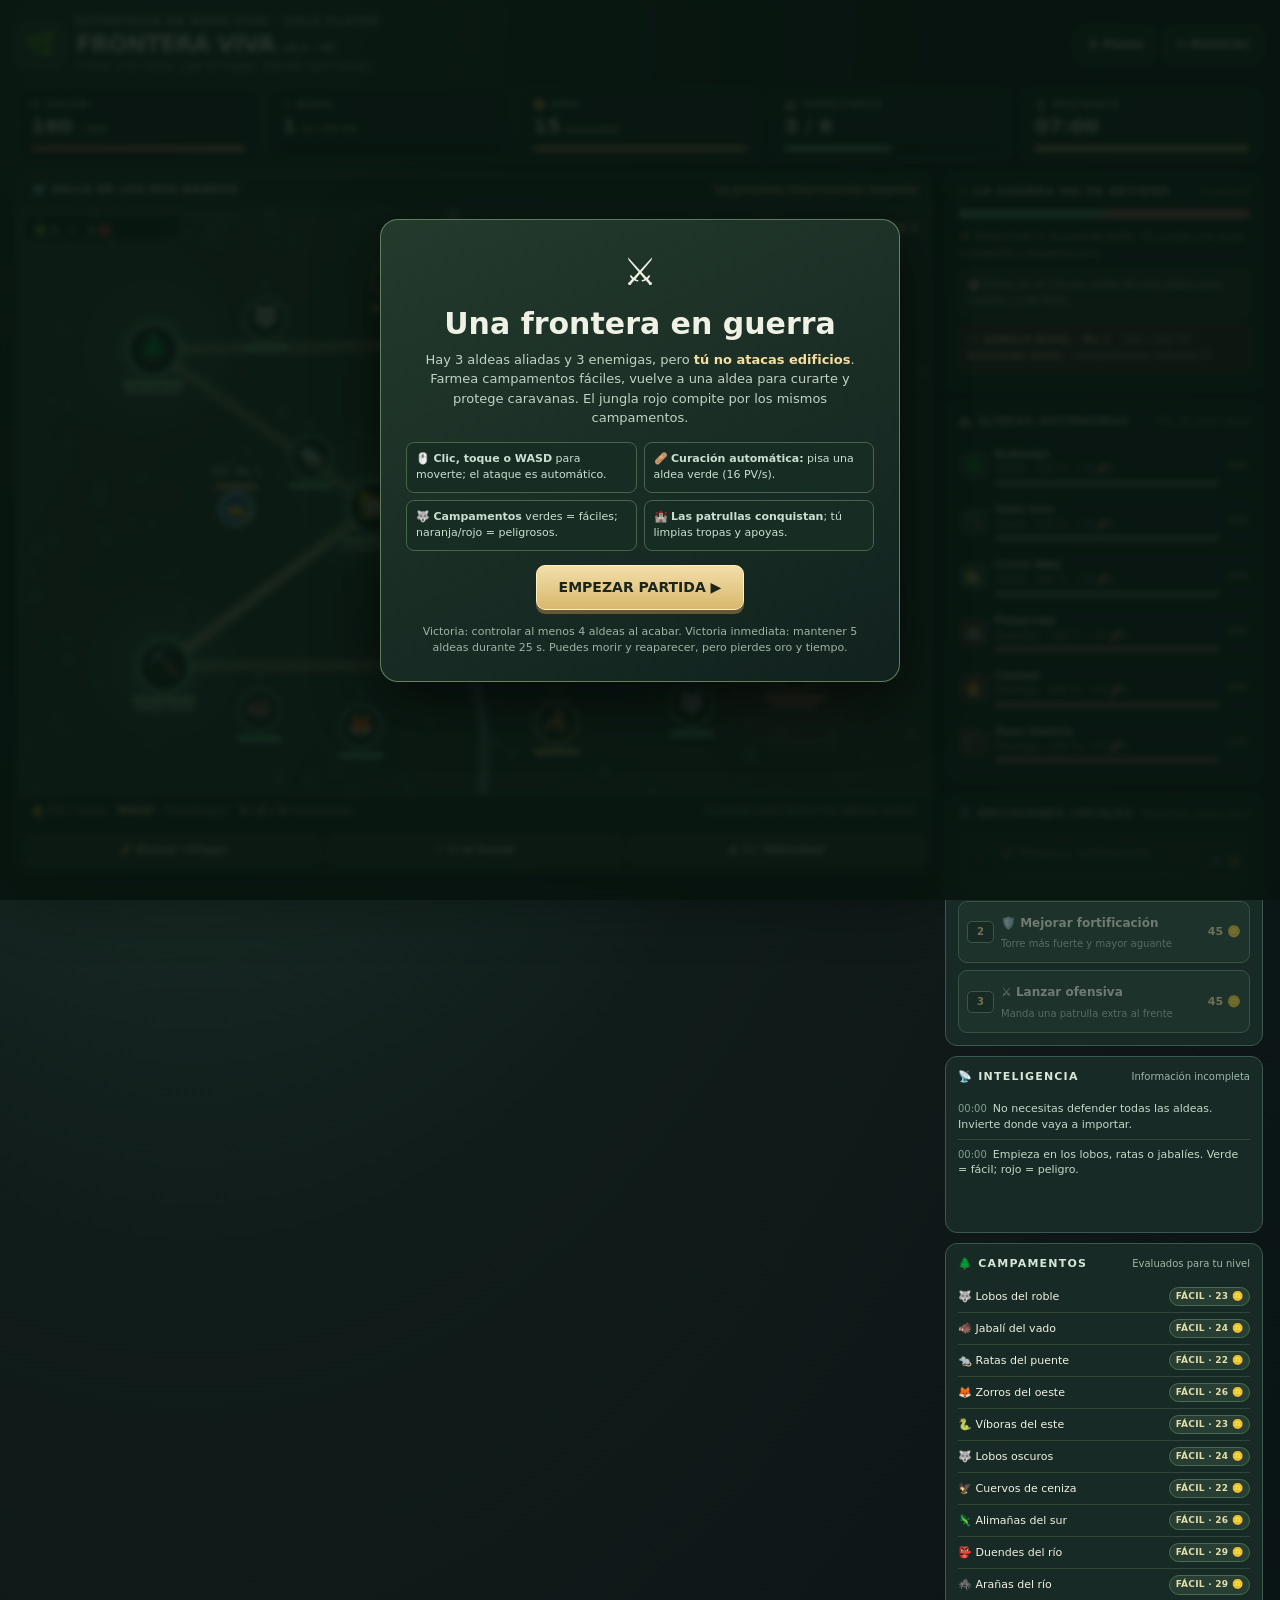
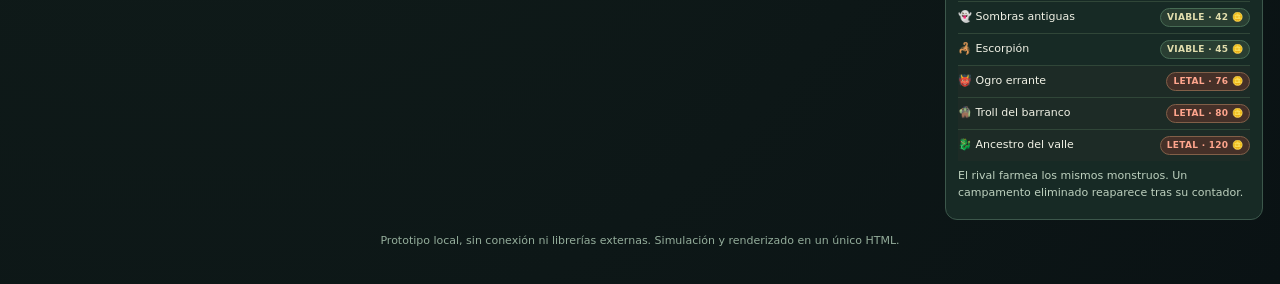
<file: pc.html>
<!doctype html>
<html lang="es">
<head>
<meta charset="utf-8"><meta name="viewport" content="width=device-width,initial-scale=1,viewport-fit=cover,maximum-scale=1"><meta name="theme-color" content="#101c1a">
<title>Frontera Viva 0.4 PC · Jungla estratégica</title>
<style>
:root{--bg:#0b1717;--panel:#172925;--panel2:#213830;--line:#3b5549;--cream:#f0f1e5;--muted:#a6b9ac;--green:#a9e3bb;--red:#f29c8b;--gold:#efd18b;--blue:#b6ddff}
*{box-sizing:border-box}html{scroll-behavior:smooth}body{margin:0;background:radial-gradient(ellipse at 15% -4%,#254234 0%,#101c1a 48%,#0a1214 100%);color:var(--cream);font:14px/1.45 system-ui,-apple-system,Segoe UI,Roboto,sans-serif;min-height:100vh}button{font:inherit;cursor:pointer;-webkit-tap-highlight-color:transparent}button:focus-visible,canvas:focus-visible{outline:2px solid var(--gold);outline-offset:2px}button:disabled{cursor:not-allowed;opacity:.4}.wrap{max-width:1500px;margin:auto;padding:15px 17px 22px}.top{display:flex;align-items:center;justify-content:space-between;gap:10px;margin-bottom:13px}.identity{display:flex;gap:11px;align-items:center}.identity .mark{display:grid;place-items:center;width:48px;height:48px;font-size:26px;background:#2c483b;border:1px solid #728c72;border-radius:13px}.kicker{font-weight:800;font-size:10px;letter-spacing:.17em;color:#afdcc0}.identity h1{margin:1px 0;font-size:23px;line-height:1.15;letter-spacing:-.03em}.identity h1 small{font-size:11px;color:#a8cbbb;letter-spacing:0}.subline{font-size:12px;color:#a5b9ac}.header-actions{display:flex;gap:7px}.soft{background:#22362e;color:#eaf0df;border:1px solid #607f69;border-radius:9px;padding:9px 12px;font-weight:750;font-size:12px}.soft:hover:not(:disabled){background:#345143}.metrics{display:grid;grid-template-columns:repeat(5,minmax(0,1fr));gap:9px;margin:0 0 10px}.metric{background:#182a26;border:1px solid #3b5649;border-radius:11px;padding:9px 13px;min-width:0}.metric-label{font-size:10px;letter-spacing:.12em;font-weight:900;color:#b3cabb;text-transform:uppercase}.metric-num{font-size:20px;font-weight:900;line-height:1.35;font-variant-numeric:tabular-nums;white-space:nowrap}.metric-num small{font-size:11px;font-weight:650;color:#a9bba9}.track{height:5px;background:#0b1715;overflow:hidden;border-radius:12px;margin-top:6px}.fill{height:100%;transition:width .2s;background:#8bdbb3}.fill.health{background:linear-gradient(90deg,#da7168,#f4b086)}.fill.xp{background:linear-gradient(90deg,#599ccc,#b5dbed)}.fill.time{background:#e8c67a}.fill.territory{background:#8cd49f}.layout{display:grid;grid-template-columns:minmax(0,1fr) 318px;gap:12px;align-items:start}.board{background:#152820;border:1px solid #4b6b53;border-radius:14px;min-width:0;overflow:hidden;box-shadow:0 20px 65px #0006}.boardbar{padding:10px 14px;background:#22382e;display:flex;align-items:center;justify-content:space-between;gap:9px;border-bottom:1px solid #405e4c;font-size:11px;font-weight:800;letter-spacing:.06em}.boardbar #alert{font-size:11px;color:#efcf9a;font-weight:650;letter-spacing:0;max-width:50%;text-align:right}.mapwrap{position:relative;line-height:0;touch-action:none}canvas{display:block;width:100%;height:auto;aspect-ratio:1000 / 640;cursor:crosshair;touch-action:none}.mapTip{position:absolute;max-width:225px;pointer-events:none;display:none;padding:9px 11px;background:#101f1af1;border:1px solid #a6c6a38f;color:#eef2e7;border-radius:9px;font-size:12px;line-height:1.45;box-shadow:0 8px 30px #0008;z-index:5}.mapTip strong{color:#fae3a7}.cover{position:absolute;inset:0;background:#08140edc;backdrop-filter:blur(3px);display:grid;place-items:center;z-index:4;padding:14px;line-height:1.5}.cover.hide{display:none}.modal{width:min(520px,100%);background:linear-gradient(155deg,#243a2d,#11221e);border:1px solid #8cad82a1;border-radius:18px;text-align:center;padding:24px 25px;box-shadow:0 18px 60px #0009;max-height:100%;overflow:auto}.modal .symbol{font-size:38px}.modal h2{font-size:clamp(22px,3vw,30px);margin:5px 0 8px;line-height:1.2}.modal p{font-size:13px;color:#c1d3c4;margin:0 0 12px}.modal .rules{display:grid;grid-template-columns:1fr 1fr;gap:7px;text-align:left;margin:14px 0}.modal .rules div{background:#172d24;border:1px solid #47644d;border-radius:8px;padding:8px 9px;font-size:11px;color:#cbdfd1}.goldbutton{background:linear-gradient(#f3dea9,#d7b86d);border:1px solid #fff0bd;box-shadow:0 4px 0 #665837;border-radius:9px;color:#1a251d;font-weight:900;padding:11px 22px;min-height:43px}.goldbutton:hover{filter:brightness(1.07)}.footerbar{display:flex;align-items:center;justify-content:space-between;gap:7px;padding:8px 12px;background:#1a2e25;border-top:1px solid #405f4d;color:#bcd0bd;font-size:11px}.hint strong{color:#f6d794}.controls{display:flex;gap:6px;padding:7px;background:#15261e;border-top:1px solid #334c3b}.mini{flex:1;background:#263b2b;color:#e8ead7;border:1px solid #67826a;border-radius:8px;padding:6px 8px;font-size:11px;font-weight:800}.mini:active{background:#426047}.side{display:flex;flex-direction:column;gap:10px}.box{background:#172a25;border:1px solid #3c574b;border-radius:12px;padding:12px}.boxhead{display:flex;justify-content:space-between;align-items:center;gap:7px;margin-bottom:9px}.boxhead h2{font-size:11px;letter-spacing:.11em;text-transform:uppercase;color:#d6e6d7;margin:0}.boxhead span{font-size:10px;color:#9fb6a9}.side .box p{font-size:11px;color:#bdd0be;line-height:1.55;margin:6px 0}.progressstrip{height:8px;background:#091714;border-radius:8px;overflow:hidden;display:flex;margin:10px 0}.progressstrip .friend{background:#72b999}.progressstrip .foe{background:#d58071}.village{width:100%;display:flex;align-items:center;gap:8px;background:transparent;color:var(--cream);border:0;border-top:1px solid #344d41;padding:8px 2px;text-align:left}.village:hover{background:#243b30}.village:first-child{border-top:0}.vicon{width:27px;height:27px;display:grid;place-items:center;border:1px solid #5f816a;border-radius:7px;background:#2d4736;font-size:15px;flex:none}.village.enemy .vicon{background:#49352c;border-color:#996353}.vmeta{min-width:0;flex:1}.vname{font-size:11px;font-weight:850;white-space:nowrap}.vdesc{font-size:10px;color:#adbbad}.tinybar{height:4px;background:#0a1917;border-radius:10px;overflow:hidden;margin-top:4px}.tinybar div{height:100%;background:#8ac8a5}.village.enemy .tinybar div{background:#d58f7d}.vhealth{font-size:11px;color:#e2dfbd;font-variant-numeric:tabular-nums;white-space:nowrap}.action{display:grid;grid-template-columns:27px minmax(0,1fr) auto;align-items:center;gap:7px;text-align:left;width:100%;background:#263e33;border:1px solid #6d8b72;color:var(--cream);padding:10px 8px;border-radius:9px;min-height:52px;margin:7px 0 0}.action b{font-size:12px}.action small{color:#b4cbba;font-size:10px}.price{font-size:11px;color:#f4dba1;font-weight:900;white-space:nowrap}.hotkey{border:1px solid #77957a;padding:3px;border-radius:5px;background:#172b21;text-align:center;color:#f6d996;font-size:10px;font-weight:900}.local{background:#253b2e;border:1px solid #516b56;border-radius:8px;color:#d4e5d3;font-size:11px;padding:8px;margin:5px 0}.local strong{color:#e9dda5}.feed{min-height:126px}.log{padding:7px 0;font-size:11px;line-height:1.4;color:#c4d8c8;border-top:1px solid #31483b}.log:first-child{border-top:0}.log.warn{color:#ffc2a4}.logtime{color:#839f8e;font-size:10px;margin-right:6px}.campRow{display:flex;justify-content:space-between;align-items:center;font-size:11px;padding:6px 0;border-top:1px solid #304638;gap:5px}.campRow:first-child{border-top:0}.pill{font-size:9px;font-weight:800;letter-spacing:.03em;padding:2px 6px;background:#293e32;border:1px solid #476b54;color:#e1ddad;border-radius:100px;white-space:nowrap}.pill.danger{background:#453028;color:#ffa58d;border-color:#825f48}.bottomnote{text-align:center;font-size:11px;color:#94ad9b;margin:13px 0}.pulse{animation:pulse 1s infinite alternate}@keyframes pulse{to{opacity:.5}}@media(max-width:1070px){.layout{grid-template-columns:minmax(0,1fr) 280px}.box{padding:10px}}@media(max-width:760px){.wrap{padding:8px}.top{gap:5px;margin-bottom:9px}.identity{gap:7px}.identity .mark{width:37px;height:37px;font-size:21px}.identity h1{font-size:18px}.subline{display:none}.kicker{font-size:8px}.soft{font-size:11px;padding:6px 8px}.metrics{gap:4px;margin-bottom:7px}.metric{padding:6px 7px;border-radius:8px}.metric-label{font-size:8px;letter-spacing:0}.metric-num{font-size:14px}.metric-num small{font-size:9px}.track{margin-top:4px}.layout{grid-template-columns:1fr;gap:7px}.boardbar{padding:7px 8px;font-size:10px}.boardbar #alert{font-size:9px}.footerbar{padding:6px 8px;font-size:9px}.controls{padding:5px}.mini{font-size:10px}.side{display:grid;grid-template-columns:repeat(2,minmax(0,1fr));gap:7px}.side .box:nth-child(2){grid-column:1/3}.villages{display:grid;grid-template-columns:repeat(3,minmax(0,1fr));gap:4px}.village{border:1px solid #385344!important;border-radius:8px;padding:6px 4px}.vicon{width:22px;height:22px;font-size:12px}.vname{font-size:10px}.vdesc{font-size:9px}.vhealth{display:none}.action{min-height:43px;padding:6px;margin-top:5px}.action b{font-size:10px}.action small{font-size:9px}.price{font-size:10px}.modal{padding:15px;max-width:460px}.modal .symbol{font-size:30px}.modal h2{font-size:22px}.modal p{font-size:12px}.modal .rules{margin:7px 0}.modal .rules div{padding:6px;font-size:10px}.goldbutton{min-height:40px;padding:9px 20px}}@media(max-width:410px){.metric{padding:4px 5px}.metric-num{font-size:13px}.metric-label{font-size:7px}.side{grid-template-columns:1fr}.side .box:nth-child(2){grid-column:auto}.villages{grid-template-columns:repeat(2,minmax(0,1fr))}.footerbar span:last-child{display:none}}@media(prefers-reduced-motion:reduce){.pulse{animation:none}}
.campRow .pill{font-variant-numeric:tabular-nums}.campRow:has(.danger){background:#52392e1c}.local#rivalIntel{border-color:#855950;background:#372a28;color:#ffd0c8}.local#rivalIntel strong{color:#ffb9aa}@media(max-width:760px){.campRow{font-size:10px}.campRow .pill{font-size:9px}}

/* v0.4: covers are viewport dialogs, never clipped inside a small canvas. */
.cover{position:fixed;inset:0;z-index:100;touch-action:pan-y;overflow-y:auto;overscroll-behavior:contain;align-items:center;justify-items:center;padding:20px;}
.cover .modal{max-height:min(86dvh,780px);overflow:auto;touch-action:pan-y;-webkit-overflow-scrolling:touch;}
@media(max-width:760px){.cover .modal{max-height:88dvh;} .cover .goldbutton{position:sticky;bottom:0;z-index:1;min-height:50px;width:100%;}}
</style>
</head>
<body><div class="wrap">
<header class="top"><div class="identity"><div class="mark">🌿</div><div><div class="kicker">ESTRATEGIA DE MAPA VIVO · SOLO PLAYER</div><h1>FRONTERA VIVA <small>v0.4 · PC</small></h1><div class="subline">Crece a tu ritmo. Lee el mapa. Decide qué salvar.</div></div></div><div class="header-actions"><button id="pause" class="soft">⏸ Pausa</button><button id="restart" class="soft">↻ Reiniciar</button></div></header>
<div class="metrics">
<div class="metric"><div class="metric-label">❤️ Salud</div><div class="metric-num"><span id="hp">130</span><small id="hpmax"> / 130</small></div><div class="track"><div id="hpbar" class="fill health"></div></div></div>
<div class="metric"><div class="metric-label">✦ Nivel</div><div class="metric-num"><span id="level">1</span> <small id="xptext">0/45 PX</small></div><div class="track"><div id="xpbar" class="fill xp"></div></div></div>
<div class="metric"><div class="metric-label">🪙 Oro</div><div class="metric-num"><span id="gold">15</span><small> monedas</small></div><div class="track"><div class="fill" style="width:100%;background:#d4b86f"></div></div></div>
<div class="metric"><div class="metric-label">🏰 Territorio</div><div class="metric-num"><span id="territory">3 / 6</span> <small id="holding"></small></div><div class="track"><div id="terrbar" class="fill territory" style="width:50%"></div></div></div>
<div class="metric"><div class="metric-label">⌛ Restante</div><div class="metric-num" id="timer">07:00</div><div class="track"><div id="timerbar" class="fill time" style="width:100%"></div></div></div>
</div>
<div class="layout"><main class="board">
<div class="boardbar"><span>🗺️ VALLE DE LOS DOS BANDOS</span><span id="alert">Toca una ruta para explorar</span></div>
<div class="mapwrap" id="mapwrap"><canvas id="world" width="1000" height="640" tabindex="0" aria-label="Mapa interactivo: tocar o hacer clic para moverse, o utilizar WASD"></canvas><div id="mapTip" class="mapTip"></div>
<div id="cover" class="cover"><div class="modal"><div id="covericon" class="symbol">⚔️</div><h2 id="covertitle">Una frontera en guerra</h2><p id="coverbody">Hay 3 aldeas aliadas y 3 enemigas, pero <strong style="color:#f6dda0">tú no atacas edificios</strong>. Farmea campamentos fáciles, vuelve a una aldea para curarte y protege caravanas. El jungla rojo compite por los mismos campamentos.</p><div class="rules" id="coverrules"><div>🖱️ <strong>Clic, toque o WASD</strong> para moverte; el ataque es automático.</div><div>🩹 <strong>Curación automática:</strong> pisa una aldea verde (16 PV/s).</div><div>🐺 <strong>Campamentos</strong> verdes = fáciles; naranja/rojo = peligrosos.</div><div>🏰 <strong>Las patrullas conquistan</strong>; tú limpias tropas y apoyas.</div></div><button id="play" class="goldbutton">EMPEZAR PARTIDA ▶</button><p style="font-size:11px;margin:14px 0 0;color:#9fb4a4">Victoria: controlar al menos 4 aldeas al acabar. Victoria inmediata: mantener 5 aldeas durante 25 s. Puedes morir y reaparecer, pero pierdes oro y tiempo.</p></div></div></div>
<div class="footerbar"><span class="hint">👆 Clic / tocar · <strong>WASD</strong> · Autoataque · <strong>1 / 2 / 3</strong> inversiones</span><span id="poshint">En las aldeas amigas te curas.</span></div><div class="controls"><button id="gotoHeal" class="mini">🩹 Buscar refugio</button><button id="gotoWeak" class="mini">⚔️ Ir al frente</button><button id="speed" class="mini">▶ 1× Velocidad</button></div>
</main><aside class="side"><section class="box"><div class="boxhead"><h2>⚔️ La guerra no se detiene</h2><span id="frontscore">3 contra 3</span></div><div class="progressstrip"><div class="friend" id="friendstrip" style="width:50%"></div><div class="foe" id="foestrip" style="width:50%"></div></div><p id="statusLine">Refuerza tu posición mientras el enemigo prepara su avance.</p><div class="local" id="nearSite">🏠 Acércate a una aldea aliada para curarte o invertir.</div><div class="local" id="rivalIntel">🥷 Rival: buscando campamentos.</div></section>
<section class="box"><div class="boxhead"><h2>🏘️ Aldeas autónomas</h2><span>Haz clic para viajar</span></div><div class="villages" id="villages"></div></section>
<section class="box"><div class="boxhead"><h2>🛠️ Decisiones locales</h2><span>Necesitas estar cerca</span></div><button id="medic" class="action"><span class="hotkey">1</span><span><b>🩹 Mejorar enfermería</b><br><small id="medictext">Curación más rápida y mejor defensa</small></span><span id="mediccost" class="price">35 🪙</span></button><button id="defense" class="action"><span class="hotkey">2</span><span><b>🛡️ Mejorar fortificación</b><br><small id="deftext">Torre más fuerte y mayor aguante</small></span><span id="defcost" class="price">45 🪙</span></button><button id="push" class="action"><span class="hotkey">3</span><span><b>⚔️ Lanzar ofensiva</b><br><small>Manda una patrulla extra al frente</small></span><span class="price">45 🪙</span></button></section>
<section class="box"><div class="boxhead"><h2>📡 Inteligencia</h2><span>Información incompleta</span></div><div class="feed" id="feed"></div></section>
<section class="box"><div class="boxhead"><h2>🌲 Campamentos</h2><span>Evaluados para tu nivel</span></div><div id="camps"></div><p>El rival farmea los mismos monstruos. Un campamento eliminado reaparece tras su contador.</p></section>
</aside></div><div class="bottomnote">Prototipo local, sin conexión ni librerías externas. Simulación y renderizado en un único HTML.</div></div>
<div id="runtime-warning" role="alert" style="position:fixed;inset:auto 12px 12px;z-index:99999;box-sizing:border-box;max-width:540px;margin:auto;padding:17px 20px;background:#54251d;color:white;border:2px solid #ffc17b;border-radius:14px;font:600 14px/1.5 system-ui;box-shadow:0 12px 50px #000b">⚠️ Este visor NO está ejecutando el juego. El HTML necesita JavaScript; la previsualización de archivos de ChatGPT en iPhone puede bloquearlo. Para jugar, publica <b>index.html</b> en una web y ábrela en Safari. No sirve con tocar «Empezar» aquí.</div>
<script>
(()=>{'use strict';
const W=1000,H=640,DURATION=420,$=id=>document.getElementById(id),C=$('world'),g=C.getContext('2d');
const VDATA=[
{name:'Robledal',x:148,y:154,home:'ally',emoji:'🌲',tag:'norte',squad:24},
{name:'Vado Gris',x:160,y:500,home:'ally',emoji:'⛏️',tag:'sur',squad:24.5},
{name:'Cruce Alba',x:390,y:326,home:'ally',emoji:'🏡',tag:'centro',squad:25},
{name:'Peñarroja',x:852,y:143,home:'enemy',emoji:'🏰',tag:'norte',squad:25.5},
{name:'Cenizal',x:850,y:498,home:'enemy',emoji:'🔥',tag:'sur',squad:25.5},
{name:'Paso Umbrío',x:611,y:326,home:'enemy',emoji:'🏴',tag:'centro',squad:23}
];
// Campamentos: 8 accesibles desde el inicio, 3 intermedios, 2 duros y 1 jefe.
// Al ser una partida de farmeo, ninguna facción puede monopolizar las fuentes de XP.
const CAMPDATA=[
{name:'Lobos del roble',x:271,y:120,tier:1,hp:78,dmg:8,rate:1.80,xp:30,gold:23,respawn:43,emoji:'🐺'},
{name:'Jabalí del vado',x:264,y:548,tier:1,hp:82,dmg:9,rate:1.72,xp:31,gold:24,respawn:45,emoji:'🐗'},
{name:'Ratas del puente',x:320,y:271,tier:1,hp:74,dmg:8,rate:1.87,xp:29,gold:22,respawn:42,emoji:'🐀'},
{name:'Zorros del oeste',x:375,y:566,tier:1,hp:93,dmg:10,rate:1.83,xp:34,gold:26,respawn:47,emoji:'🦊'},
{name:'Víboras del este',x:735,y:116,tier:1,hp:78,dmg:8,rate:1.80,xp:30,gold:23,respawn:43,emoji:'🐍'},
{name:'Lobos oscuros',x:737,y:542,tier:1,hp:82,dmg:9,rate:1.72,xp:31,gold:24,respawn:45,emoji:'🐺'},
{name:'Cuervos de ceniza',x:675,y:251,tier:1,hp:75,dmg:8,rate:1.80,xp:29,gold:22,respawn:42,emoji:'🦅'},
{name:'Alimañas del sur',x:660,y:431,tier:1,hp:90,dmg:10,rate:1.83,xp:34,gold:26,respawn:47,emoji:'🦎'},
{name:'Duendes del río',x:479,y:174,tier:1,hp:98,dmg:11,rate:1.78,xp:36,gold:29,respawn:52,emoji:'👺'},
{name:'Arañas del río',x:512,y:466,tier:1,hp:98,dmg:11,rate:1.78,xp:36,gold:29,respawn:52,emoji:'🕷️'},
{name:'Sombras antiguas',x:412,y:77,tier:2,hp:158,dmg:17,rate:1.54,xp:56,gold:42,respawn:57,emoji:'👻'},
{name:'Escorpión',x:589,y:562,tier:2,hp:170,dmg:19,rate:1.51,xp:60,gold:45,respawn:59,emoji:'🦂'},
{name:'Ogro errante',x:564,y:103,tier:3,hp:285,dmg:30,rate:1.33,xp:95,gold:76,respawn:69,emoji:'👹'},
{name:'Troll del barranco',x:424,y:470,tier:3,hp:305,dmg:31,rate:1.30,xp:102,gold:80,respawn:72,emoji:'🧌'},
{name:'Ancestro del valle',x:503,y:333,tier:4,hp:402,dmg:41,rate:1.21,xp:145,gold:120,respawn:90,emoji:'🐉'}
];
const roads=[[0,2],[1,2],[2,5],[3,5],[4,5],[0,3],[1,4],[2,1],[5,4]];
const grass=[];let seed=171;function rand(){seed=(seed*1664525+1013904223)>>>0;return seed/4294967296}for(let i=0;i<360;i++){const x=rand()*W,y=rand()*H;if(VDATA.some(v=>Math.hypot(v.x-x,v.y-y)<65)||CAMPDATA.some(v=>Math.hypot(v.x-x,v.y-y)<34))continue;grass.push({x,y,r:3+rand()*8,type:rand()<.18?1:0,a:.26+rand()*.35})}
const dist=(a,b)=>Math.hypot(a.x-b.x,a.y-b.y),clamp=(v,a,b)=>Math.max(a,Math.min(b,v)),timeStr=t=>`${Math.floor(Math.max(t,0)/60).toString().padStart(2,'0')}:${Math.floor(Math.max(t,0)%60).toString().padStart(2,'0')}`;
let S,keys={},last=0,uiLast=-1,particles=[],pulses=[],hover=null,uid=0;
const heroSpeed=158;
function entity(x,y,team,hp,atk,speed){return{id:++uid,x,y,team,hp,max:hp,atk,speed,cd:0,dead:0,goal:null};}
function statsAt(level,side='ally'){
 const n=Math.max(0,level-1);return {hp:160+18*n,atk:26+5*n,attackRate:side==='ally'?.70:.78};
}
function expectedDamage(agent,c,rate=.70){
 // TTK = enemy HP / player's damage-per-second; incoming = TTK * enemy DPS.
 const ttk=(c.hp/Math.max(1,agent.atk))*rate;
 return c.dmg*Math.max(1,Math.ceil(ttk/c.rate));
}
function viability(agent,c){const expected=expectedDamage(agent,c,agent===S.rival?.78:.70);const budget=Math.max(1,agent.hp);return expected/budget;}
function create(){uiLast=-1;uid=0;seed=171;particles=[];pulses=[];
 const hs=statsAt(1),rs=statsAt(1,'enemy');
 S={mode:'intro',t:0,remaining:DURATION,speed:1,
 hero:{...entity(239,328,'ally',hs.hp,hs.atk,166),level:1,xp:0,gold:15,target:null,kills:0,respawn:0},
 rival:{...entity(765,328,'enemy',rs.hp,rs.atk,155),level:1,xp:0,gold:10,mode:'farm',decision:.1,target:null,respawn:0,goalText:'buscando botín'},
 sites:VDATA.map((d,i)=>({...d,id:i,team:d.home,hp:i===2||i===5?275:330,max:i===2||i===5?275:330,def:0,med:0,stock:31,nextSquad:13+(i%3)*4,under:-99,flash:0,siege:0})),
 camps:CAMPDATA.map((d,i)=>({...d,id:i,type:'camp',hp:d.hp,max:d.hp,baseHp:d.hp,baseDmg:d.dmg,cd:.7,active:false,target:null,respawnAt:0,reset:0})),
 troops:[],wagons:[],logs:[],pings:[],nextWagon:24,nextEvent:80,dominance:0,lead:'',lastMove:-1,
 stats:{caravansLost:0,caravansDelivered:0,rivalKills:0,deaths:0,captured:0,heroCamps:0,rivalCamps:0,troopKills:0},waveCount:0};
 addLog('Empieza en los lobos, ratas o jabalíes. Verde = fácil; rojo = peligro.');
 addLog('No necesitas defender todas las aldeas. Invierte donde vaya a importar.');
 setCover('intro');renderUI();draw();
}
function addLog(text,warn=false){S.logs.unshift({at:S.t,msg:text,warn});S.logs=S.logs.slice(0,6)}
function float(msg,x,y,col='#fce2a3'){particles.push({msg,x,y,life:1,max:1,col});if(particles.length>60)particles.shift()}
function ring(x,y,col='#edcf96',r=58){pulses.push({x,y,col,r,life:.65,max:.65})}
function getAllySites(team='ally'){return S.sites.filter(v=>v.team===team)}
function nearestOwned(a,team){return getAllySites(team).sort((x,y)=>dist(a,x)-dist(a,y))[0]}
function ownerCount(){return getAllySites().length}
function logSight(target){if(S.t-S.lastMove>12&&canSee(target)){S.lastMove=S.t;addLog('¡El explorador enemigo ha sido avistado!',true)}}
function canSee(ob){return dist(S.hero,ob)<155 || S.sites.some(v=>v.team==='ally'&&dist(v,ob)<(v.def?155:112)) || S.t<.1}
function xpRequired(l){return 54+(l-1)*37}
function gainXP(character,xp){character.xp+=xp;while(character.xp>=xpRequired(character.level)){
 character.xp-=xpRequired(character.level);character.level++;const next=statsAt(character.level,character.team);
 const hpDelta=next.hp-character.max;character.max=next.hp;character.hp+=hpDelta;character.atk=next.atk;
 float('NIVEL '+character.level,character.x,character.y-25,character.team==='ally'?'#b6e6ff':'#ffacb2');
 ring(character.x,character.y,character.team==='ally'?'#95c7ff':'#ff9988',56);
 if(character.team==='ally')addLog(`Nivel ${character.level}: +5 daño y +18 PV máximos (no es curación completa).`);
 else addLog(`🥷 El jungla rojo alcanza nivel ${character.level}.`,true);
}}
function hurt(v,damage,from){if(v.hp<=0||v.respawn>0)return;
 v.hp=Math.max(0,v.hp-damage);if(v===S.hero||v===S.rival){if(v===S.hero)float('−'+Math.ceil(damage),v.x,v.y-30,'#ffb5a8');if(v.hp<=0)dieHero(v,from);}
}
function dieHero(h,from){h.hp=0;h.respawn=h===S.hero?9:12;h.target=null;ring(h.x,h.y,'#fb8176',65);
 if(h===S.hero){S.stats.deaths++;const loss=Math.ceil(h.gold*.21);h.gold=Math.max(0,h.gold-loss);addLog(`Has muerto: −${loss} oro, reapareces en 9 s. Evita el campamento rojo.`,true)}
 else{S.stats.rivalKills++;h.mode='dead';addLog('🥷 ¡Derrotaste al jungla rival! Puedes robar sus campamentos.');S.hero.gold+=16;gainXP(S.hero,25)}
}
function heroRespawn(h){const v=nearestOwned(h,h.team);if(!v){h.respawn=99;return}
 h.x=v.x+35;h.y=v.y+18;h.hp=h.max*.72;h.respawn=0;h.cd=0;
 if(h===S.rival){h.mode='farm';h.decision=.1;}else addLog(`Reapareces en ${v.name}; quédate dentro para sanar.`);
}
function moveToward(p,target,dt,bonus=1){if(!target)return;const d=dist(p,target);if(d<2)return;let sp=p.speed*dt*bonus;const k=Math.min(1,sp/d);p.x=clamp(p.x+(target.x-p.x)*k,13,W-13);p.y=clamp(p.y+(target.y-p.y)*k,13,H-13)}
function getNearSite(){return S.sites.filter(v=>v.team==='ally'&&dist(S.hero,v)<74).sort((a,b)=>dist(a,S.hero)-dist(b,S.hero))[0]||null}
function upgrade(type){if(S.mode!=='play'||S.hero.respawn>0)return;const site=getNearSite();if(!site){addLog('Debes estar junto a una aldea aliada para invertir.',true);return}const cost=type==='med'?35+site.med*25:type==='def'?45+site.def*25:45;if(type==='med'&&site.med>=2||type==='def'&&site.def>=2){addLog('Ya has alcanzado el máximo de esta mejora.');return}if(S.hero.gold<cost){addLog(`Necesitas ${cost} de oro, tienes ${Math.floor(S.hero.gold)}.`,true);return}S.hero.gold-=cost;if(type==='med'){site.med++;site.hp=Math.min(site.max,site.hp+35);addLog(`Enfermería mejorada en ${site.name}: ahora cura más deprisa.`)}else if(type==='def'){site.def++;site.max+=90;site.hp=Math.min(site.max,site.hp+110);addLog(`Fortificación de ${site.name} al nivel ${site.def}.`)}else{const foe=S.sites.filter(v=>v.team==='enemy').sort((a,b)=>dist(a,site)-dist(b,site))[0];if(foe){spawnPatrol(site,3,false,foe);site.stock+=12;addLog(`¡Ofensiva de ${site.name} hacia ${foe.name}!`);ring(site.x,site.y,'#c2e7c0',65)}}renderUI()}
function spawnPatrol(site,count,atStart=false,target=null){const options=S.sites.filter(v=>v.team!==site.team);const lane={0:3,1:4,2:5,3:0,4:1,5:2}[site.id];const preferred=S.sites[lane];const enemy=preferred&&preferred.team!==site.team&&rand()<.78?preferred:options.sort((a,b)=>(a.hp/a.max+dist(a,site)/2600)-(b.hp/b.max+dist(b,site)/2600))[0];const dest=target||enemy;if(!dest)return;for(let j=0;j<count;j++){const u=entity(site.x+(j-1)*13,site.y+25+j*7,site.team,site.team==='enemy'?83:83,site.team==='enemy'?12:12,57+rand()*5);u.origin=site.id;u.goal=dest.id;u.type='unit';u.cd=rand();u.siege=1;u.guard=dest.team===site.team;u.guardUntil=S.t+36;S.troops.push(u)} }
function spawnWagon(team){const owned=getAllySites(team);if(owned.length<2)return;const v=owned[Math.floor(rand()*owned.length)];const end=owned.filter(x=>x!==v).sort((a,b)=>Math.abs(dist(v,a)-310)-Math.abs(dist(v,b)-310))[0];if(!end)return;const a=entity(v.x,v.y,team,146,0,49);a.type='wagon';a.start=v.id;a.goal=end.id;a.arrived=false;a.ambushAt=S.t+2.8+rand()*1.8;a.ambushed=false;S.wagons.push(a);if(team==='ally')addLog(`Caravana de ${v.name} sale hacia ${end.name}.`)}
function findTarget(u,range){const team=u.team;const list=[];const foeHero=team==='ally'?S.rival:S.hero;if(foeHero.respawn<=0&&foeHero.hp>0)list.push(foeHero);for(const p of S.troops)if(p.team!==team&&p.hp>0)list.push(p);for(const p of S.wagons)if(p.team!==team&&p.hp>0)list.push(p);return list.filter(p=>dist(u,p)<range).sort((a,b)=>dist(a,u)-dist(b,u))[0]||null}
function doAttack(u,target,damage){
 if(target.type==='camp'){target.hp=Math.max(0,target.hp-damage);target.active=true;target.cd=Math.max(target.cd,.3);if(target.hp===0)killCamp(target,u);}
 else{hurt(target,damage,u);
 if(target.type==='unit'&&target.hp===0){if(u===S.hero)float('+6 🪙',target.x,target.y-12,'#b1e6cc');if(u===S.hero){S.hero.gold+=6;gainXP(S.hero,9);S.stats.troopKills++;}else if(u===S.rival){S.rival.gold+=6;gainXP(S.rival,9)}}
 if(target.type==='wagon'&&target.hp===0){if(target.team==='ally')S.stats.caravansLost++;
 if(u===S.hero){S.hero.gold+=22;gainXP(S.hero,22)}if(u===S.rival){S.rival.gold+=22;gainXP(S.rival,22)}
 addLog(`${target.team==='ally'?'¡Caravana aliada':'Caravana enemiga'} destruida.`,target.team==='ally');ring(target.x,target.y,'#e6b57b',44)}
 }
}
function killCamp(c,u){c.hp=0;c.active=false;c.respawnAt=S.t+c.respawn;c.reset=0;ring(c.x,c.y,'#f0cb85',48);
 if(u===S.hero){S.hero.gold+=c.gold;S.stats.heroCamps++;gainXP(S.hero,c.xp);addLog(`Campamento ${c.name}: +${c.gold} oro, +${c.xp} PX.`);float('+'+c.gold+' 🪙',c.x,c.y-27)}
 else{S.rival.gold+=c.gold;S.stats.rivalCamps++;gainXP(S.rival,c.xp);addLog(`🥷 El jungla rojo ha limpiado ${c.name}. Respawn ${c.respawn}s.`,true)}
}
function updateHero(dt){const h=S.hero;h.cd=Math.max(0,h.cd-dt);if(h.respawn>0){h.respawn-=dt;if(h.respawn<=0)heroRespawn(h);return}
 const x=(keys.d||keys.arrowright?1:0)-(keys.a||keys.arrowleft?1:0),y=(keys.s||keys.arrowdown?1:0)-(keys.w||keys.arrowup?1:0);
 if(x||y){h.target=null;let m=Math.hypot(x,y);h.x=clamp(h.x+x/m*h.speed*dt,10,W-10);h.y=clamp(h.y+y/m*h.speed*dt,10,H-10)}
 else if(h.target){moveToward(h,h.target,dt);if(dist(h,h.target)<5)h.target=null}
 const village=getNearSite();
 if(village&&h.hp<h.max){h.hp=Math.min(h.max,h.hp+(16+8*village.med)*dt);h.healing=true;}else h.healing=false;
 const candidates=[...S.troops.filter(u=>u.team==='enemy'&&u.hp>0),...S.wagons.filter(u=>u.team==='enemy'&&u.hp>0),...S.camps.filter(c=>c.hp>0)];
 if(S.rival.respawn<=0&&S.rival.hp>0)candidates.push(S.rival);
 const targets=candidates.filter(v=>dist(h,v)<49).sort((a,b)=>dist(h,a)-dist(h,b));
 if(h.cd<=0&&targets.length){doAttack(h,targets[0],h.atk);h.cd=.70;}
}
function rivalChoose(){const r=S.rival;if(r.respawn>0)return;
 const refuge=nearestOwned(r,'enemy');if(!refuge)return;
 if(r.hp<r.max*.45||r.mode==='heal'&&r.hp<r.max*.92){r.mode='heal';r.target=refuge;r.goalText='curándose en '+refuge.name;r.decision=3;return}
 const choices=[];
 // Utility AI: beneficio/(tiempo de viaje + riesgo + tiempo combatiendo).
 for(const c of S.camps){if(c.hp<=0)continue;if(S.t<65&&c.x<550)continue;const risk=viability(r,c);if(risk>.78)continue;
 const travel=dist(r,c)/r.speed,ttk=c.hp/r.atk*.78;
 const deny=dist(S.hero,c)<240?1.23:1;
 const utility=((c.gold*.55+c.xp*.55)*deny)/(5+travel+ttk+Math.pow(risk,2)*25);
 choices.push({mode:'farm',target:c,score:utility,goalText:`farmeando ${c.name}`});}
 const defense=S.sites.filter(v=>v.team==='enemy'&&v.hp<v.max*.68).sort((a,b)=>a.hp/a.max-b.hp/b.max)[0];
 if(defense)choices.push({mode:'defend',target:defense,score:5.0+(1-defense.hp/defense.max)*7,goalText:'protegiendo '+defense.name});
 const wagons=S.wagons.filter(v=>v.team==='ally'&&v.hp>0);
 for(const w of wagons)choices.push({mode:'intercept',target:w,score:Math.max(1,6.5-dist(r,w)/140),goalText:'cazando caravana'});
 const front=S.sites.filter(v=>v.team==='ally').sort((a,b)=>(a.hp/a.max+dist(r,a)/1100)-(b.hp/b.max+dist(r,b)/1100))[0];
 if(front&&S.t>105&&r.level>=3&&r.hp>r.max*.62)choices.push({mode:'raid',target:front,score:4.7+(1-front.hp/front.max)*5+(r.level>=3?1.2:0),goalText:'atacando '+front.name});
 if(!choices.length){r.mode='heal';r.target=refuge;r.goalText='reagrupándose';r.decision=3;return}
 // Every 4–7 seconds recalculate; avoid switching tasks every frame.
 choices.sort((a,b)=>b.score-a.score);
 const best=choices[0];r.mode=best.mode;r.target=best.target;r.goalText=best.goalText;r.decision=4+rand()*3;
}
function updateRival(dt){const r=S.rival;r.cd=Math.max(0,r.cd-dt);
 if(r.respawn>0){r.respawn-=dt;if(r.respawn<=0)heroRespawn(r);return}
 r.decision-=dt;
 if(r.hp<r.max*.32&&r.mode!=='heal')r.decision=0;
 if(r.decision<=0||!r.target||(r.target.hp<=0&&r.mode!=='heal'&&r.mode!=='raid'))rivalChoose();
 // Misma curación territorial que tú, sin regeneración en la jungla.
 const atVillage=S.sites.find(v=>v.team==='enemy'&&dist(r,v)<76);
 if(atVillage&&r.hp<r.max){r.hp=Math.min(r.max,r.hp+(16+atVillage.med*8)*dt);}
 if(r.mode==='heal'){const v=nearestOwned(r,'enemy');if(v){if(dist(r,v)>42)moveToward(r,v,dt);if(r.hp>r.max*.92)r.decision=0}}
 else if(r.target){const stop=r.mode==='farm'?34:r.mode==='intercept'?25:r.mode==='defend'?32:89;if(dist(r,r.target)>stop)moveToward(r,r.target,dt);}
 // Si el rival se cruza contigo o con una patrulla, pelea; puede morir.
 const enemies=[...S.troops.filter(u=>u.team==='ally'&&u.hp>0),...S.wagons.filter(u=>u.team==='ally'&&u.hp>0)];
 if(S.hero.hp>0&&S.hero.respawn<=0)enemies.push(S.hero);
 const threat=enemies.filter(v=>dist(r,v)<48).sort((a,b)=>dist(r,a)-dist(r,b))[0];
 if(r.cd<=0){if(threat){doAttack(r,threat,r.atk);r.cd=.78}
 else if(r.mode==='farm'&&r.target?.hp>0&&dist(r,r.target)<49){doAttack(r,r.target,r.atk);r.cd=.78}
 else if(r.mode==='raid'&&r.gold>=55&&S.t>110&&S.t>=(r.nextRaid||0)){ // Compra una ofensiva desde una aldea propia, no daña edificios directamente.
 const v=nearestOwned(r,'enemy');if(v){spawnPatrol(v,2,false,r.target);r.gold-=55;r.nextRaid=S.t+22;addLog(`🥷 El rival invierte oro en asaltar ${r.target.name}.`,true);r.decision=0;}}
 }
}
function updateCamps(dt){for(const c of S.camps){
 if(c.hp<=0){if(S.t>=c.respawnAt){const growth=1+Math.min(.22,Math.floor(S.t/100)*.045);
 c.max=Math.round(c.baseHp*growth);c.dmg=Math.round(c.baseDmg*(1+Math.min(.14,Math.floor(S.t/140)*.035)));
 c.hp=c.max;c.cd=.9;c.active=false;c.reset=0;addLog(`🌱 Reapareció ${c.name}.`);}continue}
 c.cd-=dt;const h=S.hero,r=S.rival;
 // Solo golpean a quien realmente está en combate, no por pasar cerca.
 const nearH=h.hp>0&&h.respawn<=0&&dist(h,c)<49;
 const nearR=r.hp>0&&r.respawn<=0&&dist(r,c)<49;
 const target=nearH&&nearR?(dist(h,c)<dist(r,c)?h:r):nearH?h:nearR?r:null;
 if(target){c.active=true;c.reset=0;c.target=target;if(c.cd<=0){hurt(target,c.dmg,c);c.cd=c.rate;float('✷',c.x,c.y-19,'#ffcca6')}}
 else if(c.active){c.reset+=dt;if(c.reset>=5){c.active=false;c.hp=Math.min(c.max,c.hp+c.max*.22);c.cd=.8;}}
 else if(c.hp<c.max){c.hp=Math.min(c.max,c.hp+5*dt)}
 }}
function transferSite(site,owner){if(site.team===owner)return;site.team=owner;site.max=site.id===2||site.id===5?250:300;site.hp=site.max*.56;site.stock=8;site.med=0;site.def=0;site.siege=0;site.siegeBy=null;site.nextSquad=S.t+27;site.captureShield=S.t+9;site.flash=.9;ring(site.x,site.y,owner==='ally'?'#9ee9ab':'#f08b72',100);if(owner==='ally'){S.stats.captured++;S.hero.gold+=28;addLog(`¡${site.name} es nuestra! +28 oro.`)}else addLog(`¡Han conquistado ${site.name}! El frente ha cambiado.`,true);for(const u of S.troops)if(u.goal===site.id&&u.team===owner&&!u.guard)u.goal=S.sites.filter(x=>x.team!==owner).sort((a,b)=>dist(u,a)-dist(u,b))[0]?.id??site.id;}
function hitSite(site,dmg,attacker){if(attacker===S.hero||attacker===S.rival)return;if(site.hp<=0||S.t<(site.captureShield||0))return;site.hp=Math.max(0,site.hp-dmg);site.under=S.t;site.flash=.19;if(site.hp===0){site.siegeBy=attacker.team;site.siege=0;addLog(`¡${site.name} está en asedio! Quedan unos segundos para intervenir.`,site.team==='ally');ping(site.x,site.y,'!')}}
function updateSites(dt){for(const v of S.sites){v.flash=Math.max(0,v.flash-dt);v.stock=Math.min(120,v.stock+dt*.31);
if(v.hp<=0&&v.siegeBy){const attackers=S.troops.filter(u=>u.hp>0&&u.team===v.siegeBy&&dist(u,v)<110).length+(v.siegeBy==='ally'&&S.hero.hp>0&&S.hero.respawn<=0&&dist(S.hero,v)<92?1:0)+(v.siegeBy==='enemy'&&S.rival.hp>0&&S.rival.respawn<=0&&dist(S.rival,v)<92?1:0);if(attackers){v.siege+=dt;v.under=S.t;if(v.siege>=12)transferSite(v,v.siegeBy)}else{v.siege=Math.max(0,v.siege-1.7*dt);if(v.siege<=0&&S.t-v.under>3){v.hp=v.max*.17;v.siegeBy=null;addLog(`${v.name} ha repelido el asedio.`)}}}
if(v.hp>0&&S.t-v.under>8)v.hp=Math.min(v.max,v.hp+(.5+v.def*.25)*dt);
if(v.hp>0&&v.hp<v.max*.48&&(v.nextAid||0)<S.t){const helper=S.sites.filter(a=>a!==v&&a.team===v.team&&a.stock>15).sort((a,b)=>dist(a,v)-dist(b,v))[0];if(helper){spawnPatrol(helper,2,false,v);helper.stock=Math.max(0,helper.stock-15);v.nextAid=S.t+62;if(v.team==='ally')addLog(`¡${helper.name} envía refuerzos a ${v.name}!`)}}
if(S.t>=v.nextSquad){if(v.stock>=18){const n=v.stock>74?3:2;v.stock-=18;spawnPatrol(v,n);v.nextSquad=S.t+(v.squad*1.40-v.def*1.6)*(v.team==='enemy'?1.01:1)}else v.nextSquad=S.t+5}
const candidates=[];const opposite=v.team==='ally'?'enemy':'ally';if(opposite==='ally'&&S.hero.hp>0&&S.hero.respawn<=0&&dist(v,S.hero)<91)candidates.push(S.hero);if(opposite==='enemy'&&S.rival.hp>0&&S.rival.respawn<=0&&dist(v,S.rival)<91)candidates.push(S.rival);for(const u of S.troops){if(u.team!==v.team&&u.hp>0&&dist(v,u)<85)candidates.push(u)}
v.tower=(v.tower??0)-dt;if(v.hp>0&&candidates.length&&v.tower<=0){const target=candidates.sort((a,b)=>dist(v,a)-dist(v,b))[0];hurt(target,16+v.def*5,v);v.tower=1.32-v.def*.14;ring(target.x,target.y,v.team==='ally'?'#8fdcad':'#fc8c75',22);v.under=S.t}
}}
function updateTroops(dt){for(const u of S.troops){if(u.hp<=0)continue;u.cd=Math.max(0,u.cd-dt);let foe=findTarget(u,47);const prey=u.hunt?S.wagons.find(w=>w.id===u.hunt&&w.hp>0):null;if(u.hunt&&!prey)u.hunt=null;const destination=prey||S.sites[u.goal];if(u.guard&&(destination?.team!==u.team||S.t>u.guardUntil||destination.hp>destination.max*.91&&dist(u,destination)<64&&!findTarget(u,85))){u.guard=false}if(destination?.team===u.team&&!u.guard&&!prey){const newTarget=S.sites.filter(s=>s.team!==u.team).sort((a,b)=>dist(u,a)-dist(u,b))[0];u.goal=newTarget?.id??u.goal}const target=prey||S.sites[u.goal];if(!foe&&target){const stop=prey?27:(target.team!==u.team?63:10);if(dist(u,target)>stop)moveToward(u,target,dt)}if(!foe)foe=findTarget(u,48);
if(u.cd<=0){if(foe){doAttack(u,foe,u.atk);u.cd=1.25+rand()*.24}else if(target&&target.type!=='wagon'&&target.team!==u.team&&dist(u,target)<72){hitSite(target,u.atk*.62,u);u.cd=1.45}}}
S.troops=S.troops.filter(u=>u.hp>0);if(S.troops.length>85)S.troops=S.troops.slice(-85)}
function updateWagons(dt){for(const w of S.wagons){if(w.hp<=0)continue;
if(!w.ambushed&&S.t>=w.ambushAt){w.ambushed=true;if(w.team==='ally'&&rand()<.45){const e=nearestOwned(w,'enemy');if(e){const d=dist(e,w)||1;for(let i=0;i<2;i++){const raider=entity(clamp(w.x+(e.x-w.x)*.27+12*i,20,W-20),clamp(w.y+(e.y-w.y)*.27-12*i,20,H-20),'enemy',65,11,70);raider.type='unit';raider.hunt=w.id;raider.goal=e.id;raider.cd=.55;S.troops.push(raider)}addLog('¡Emboscada a una caravana aliada! Sigue en movimiento.',true);ping(w.x,w.y,'!')}}}
const dst=S.sites[w.goal];if(!dst||dst.team!==w.team){w.hp=0;continue}const foe=findTarget(w,25);if(!foe)moveToward(w,dst,dt);if(dist(w,dst)<29){w.hp=0;dst.stock=Math.min(120,dst.stock+36);dst.hp=Math.min(dst.max,dst.hp+38);if(w.team==='ally'){S.stats.caravansDelivered++;S.hero.gold+=9;addLog(`La caravana llegó a ${dst.name}: +suministros, +38 de defensa, +9 oro.`)}else if(canSee(dst)){addLog(`Una caravana enemiga abasteció ${dst.name}.`,true)}ring(dst.x,dst.y,'#f0cc88',60)}}S.wagons=S.wagons.filter(w=>w.hp>0)}
function randomEvent(){const ally=getAllySites(),enemies=getAllySites('enemy');if(!ally.length||!enemies.length)return;const event=Math.floor(rand()*4);if(event===0){const v=ally.sort((a,b)=>a.hp/a.max-b.hp/b.max)[0];const origin=enemies.sort((a,b)=>dist(a,v)-dist(b,v))[0];spawnPatrol(origin,3,false,v);addLog(`Informes: columna de asalto hacia ${v.name}.`,true);ping(v.x,v.y,'!')}
else if(event===1){spawnWagon('ally');spawnWagon('enemy');}
else if(event===2){const v=enemies[Math.floor(rand()*enemies.length)],f=ally.sort((a,b)=>dist(a,v)-dist(b,v))[0];spawnPatrol(v,2,false,f);addLog(`Exploradores: tropas de ${v.name} avanzan por ${f.tag}.`,true)}
else{const v=ally[Math.floor(rand()*ally.length)];v.stock=Math.min(120,v.stock+20);addLog(`Campesinos de ${v.name} reúnen suministros (+20).`)} }
function ping(x,y,txt){S.pings.push({x,y,txt,life:9})}
function checkEnd(){const ours=ownerCount(),enemy=6-ours;if(ours>=5)S.dominance=Math.max(0,S.dominance)+1/30;else if(enemy>=5)S.dominance=Math.min(0,S.dominance)-1/30;else S.dominance=0;
if(ours===6||S.dominance>=25)end(true,'Has dominado el valle. Tu control territorial decidió la guerra.');else if(ours===0||S.dominance<=-25)end(false,'Las ciudades enemigas controlan el valle.');else if(S.remaining<=0)end(ours>=4,ours>=4?'Mantienes más territorio que el rival tras siete minutos.':'Al terminar la partida necesitas cuatro de las seis aldeas. El enemigo te ha superado.')}
function step(dt){if(S.mode!=='play')return;dt=Math.min(dt,.085);S.t+=dt;S.remaining=Math.max(0,DURATION-S.t);updateHero(dt);updateRival(dt);updateCamps(dt);updateSites(dt);updateTroops(dt);updateWagons(dt);if(S.t>=S.nextWagon){spawnWagon('ally');spawnWagon('enemy');S.nextWagon=S.t+47+rand()*12}if(S.t>=S.nextEvent){randomEvent();S.nextEvent=S.t+70+rand()*16}for(const p of particles)p.life-=dt;particles=particles.filter(p=>p.life>0);for(const p of pulses)p.life-=dt;pulses=pulses.filter(p=>p.life>0);for(const p of S.pings)p.life-=dt;S.pings=S.pings.filter(p=>p.life>0);S._endCheck=(S._endCheck||0)+dt;if(S._endCheck>.20){checkEnd();S._endCheck=0}}
function end(win,detail){if(S.mode!=='play')return;S.mode=win?'won':'lost';addLog(detail,!win);setCover(win?'won':'lost');renderUI()}
function setCover(mode){$('cover').classList.toggle('hide',mode==='hide');if(mode==='hide')return;const title=$('covertitle'),body=$('coverbody'),icon=$('covericon'),button=$('play'),rules=$('coverrules');rules.style.display=mode==='intro'?'grid':'none';if(mode==='intro'){title.textContent='Una frontera en guerra';body.innerHTML='Hay 3 aldeas aliadas y 3 enemigas, pero <strong style="color:#f6dda0">tú no atacas edificios</strong>. Farmea campamentos fáciles, vuelve a una aldea para curarte y protege caravanas. El jungla rojo compite por los mismos campamentos.';icon.textContent='⚔️';button.textContent='EMPEZAR PARTIDA ▶'}else if(mode==='paused'){icon.textContent='⏸️';title.textContent='Partida pausada';body.textContent='Piensa tu siguiente movimiento. ¿Farmear, reforzar o conquistar?';button.textContent='CONTINUAR ▶'}else{const win=mode==='won';icon.textContent=win?'🏆':'💀';title.textContent=win?'¡El valle es tuyo!':'El valle ha caído';body.textContent=`${S.logs[0].msg} Has terminado con ${ownerCount()} aldeas aliadas, nivel ${S.hero.level}, ${S.stats.captured} conquistas, ${S.stats.deaths} muertes y ${S.stats.caravansDelivered} caravanas entregadas.`;button.textContent='JUGAR DE NUEVO ↻'}}
function begin(){if(S.mode==='paused'){S.mode='play';last=performance.now();setCover('hide');return}if(S.mode!=='intro')create();S.mode='play';last=performance.now();setCover('hide')}
function pause(){if(S.mode==='play'){S.mode='paused';setCover('paused')}else if(S.mode==='paused')begin()}
function mapXY(e){const rc=C.getBoundingClientRect();return{x:clamp((e.clientX-rc.left)/rc.width*W,10,W-10),y:clamp((e.clientY-rc.top)/rc.height*H,10,H-10)}}
function setDest(x,y){if(S.mode==='play'&&S.hero.respawn<=0){S.hero.target={x,y};ring(x,y,'#80cbda',24)}}
function drawRound(x,y,r,col,alpha=1){g.globalAlpha=alpha;g.fillStyle=col;g.beginPath();g.arc(x,y,r,0,Math.PI*2);g.fill();g.globalAlpha=1}
function line(a,b,col,width=1,dash=[]){g.beginPath();g.moveTo(a.x,a.y);g.lineTo(b.x,b.y);g.lineWidth=width;g.strokeStyle=col;g.setLineDash(dash);g.stroke();g.setLineDash([])}
function title(t,x,y,color='#f6f3dc',font='700 11px system-ui'){g.font=font;g.textAlign='center';g.textBaseline='middle';g.fillStyle='#0d1814';g.fillText(t,x+1.1,y+1.3);g.fillStyle=color;g.fillText(t,x,y)}
function bar(x,y,w,r,col){g.fillStyle='#11201ad9';g.fillRect(x-w/2,y,w,5);g.fillStyle=col;g.fillRect(x-w/2,y,w*clamp(r,0,1),5)}
function icon(t,x,y,size=26){g.font=size+'px system-ui,Apple Color Emoji,Segoe UI Emoji';g.textAlign='center';g.textBaseline='middle';g.fillText(t,x,y+1)}
function draw(){if(!S)return;g.clearRect(0,0,W,H);const bg=g.createLinearGradient(0,0,W,H);bg.addColorStop(0,'#304c38');bg.addColorStop(.53,'#263f32');bg.addColorStop(1,'#25372f');g.fillStyle=bg;g.fillRect(0,0,W,H);
// Terrain patches, and subtle territory shading
for(const v of S.sites){const gr=g.createRadialGradient(v.x,v.y,23,v.x,v.y,157);const ally=v.team==='ally';gr.addColorStop(0,ally?'#6eb98c21':'#db6c5831');gr.addColorStop(1,'#00000000');g.fillStyle=gr;g.fillRect(v.x-158,v.y-158,316,316)}
for(const a of grass){g.globalAlpha=a.a;g.fillStyle=a.type?'#b7bd83':'#4f7b54';if(a.type){g.beginPath();g.arc(a.x,a.y,2,0,7);g.fill()}else{g.beginPath();g.moveTo(a.x,a.y-a.r);g.lineTo(a.x-a.r*.7,a.y+a.r*.4);g.lineTo(a.x+a.r*.7,a.y+a.r*.4);g.closePath();g.fill()}}g.globalAlpha=1;
// Roads and river
for(const [a,b] of roads){line(S.sites[a],S.sites[b],'#b0a57c45',15);line(S.sites[a],S.sites[b],'#c7b58940',9);line(S.sites[a],S.sites[b],'#eee1af40',1,[5,12])}
g.beginPath();g.moveTo(480,-10);g.bezierCurveTo(437,140,525,198,488,329);g.bezierCurveTo(452,468,530,511,506,650);g.lineWidth=13;g.strokeStyle='#78a9a360';g.stroke();g.lineWidth=3;g.strokeStyle='#a5d0c867';g.stroke();
// Pings
for(const p of S.pings){const a=Math.min(1,p.life/2);drawRound(p.x,p.y,33+(9-p.life)*4,'#ffad7b',.13*a);title('!',p.x,p.y-55,'#ffb698','800 17px system-ui')}
// Sight fields
for(const v of S.sites){const ally=v.team==='ally',color=ally?'#80cc98':'#e68b71';g.setLineDash([5,7]);g.strokeStyle=ally?'#8acbaa33':'#de95822e';g.lineWidth=1;g.beginPath();g.arc(v.x,v.y,ally?76:91,0,7);g.stroke();g.setLineDash([]);drawRound(v.x,v.y,ally?77:91,ally?'#6ac892':'#bf6c53',.065);drawRound(v.x,v.y,39,ally?'#6ac892':'#bf6c53',.14);drawRound(v.x,v.y,27,'#14251e',.9);g.strokeStyle=color;g.lineWidth=3;g.beginPath();g.arc(v.x,v.y,28,0,7);g.stroke();icon(v.emoji,v.x,v.y-3,29);bar(v.x,v.y+34,68,v.hp/v.max,ally?'#9fe2ac':'#ef977e');title(v.name,v.x,v.y+46,ally?'#d1f0cf':'#ffb8a7','800 12px system-ui');if(v.med>0)title('✚'.repeat(v.med),v.x-22,v.y-23,'#a4ecb9','800 11px system-ui');if(v.def>0)title('✦'.repeat(v.def),v.x+24,v.y-23,'#ffe2a0','800 11px system-ui');if(v.hp===0&&v.siegeBy){title('⚠ ASEDIO '+Math.ceil(12-v.siege)+' s',v.x,v.y-58,'#ffc5a5','900 11px system-ui');g.strokeStyle='#ffc077';g.lineWidth=4;g.beginPath();g.arc(v.x,v.y,36,-Math.PI/2,-Math.PI/2+(v.siege/12)*Math.PI*2);g.stroke()}if(v.flash>0){g.strokeStyle=ally?'#d7ffb8':'#ffd5bd';g.lineWidth=5*v.flash;g.beginPath();g.arc(v.x,v.y,30+20*(1-v.flash),0,7);g.stroke()}}
// Camps
for(const c of S.camps){const resp=c.hp<=0,show=dist(S.hero,c)<220||S.sites.some(s=>s.team==='ally'&&dist(s,c)<135)||resp||c.tier<=2;const dangerRatio=viability(S.hero,c),dangerous=c.hp<=0?'#72877d':dangerRatio<.22?'#88e5ab':dangerRatio<.65?'#efd18b':dangerRatio<1.06?'#efa071':'#eb6d77';drawRound(c.x,c.y,24,'#152a1e',.65);g.strokeStyle=resp?'#71847769':dangerous;g.lineWidth=2;g.beginPath();g.arc(c.x,c.y,23,0,7);g.stroke();if(!resp){icon(show?c.emoji:'❔',c.x,c.y-1,24);bar(c.x,c.y+29,48,c.hp/c.max,dangerous)}else{icon('🪵',c.x,c.y,20);title(Math.ceil(c.respawnAt-S.t)+' s',c.x,c.y+30,'#aac1ac','700 10px system-ui')}title('★'.repeat(c.tier),c.x,c.y-36,dangerous,'800 10px system-ui')}
// Caravans
for(const w of S.wagons){if(w.hp<=0||w.team==='enemy'&&!canSee(w))continue;drawRound(w.x,w.y,16,w.team==='ally'?'#96edb7':'#ff8c78',.3);icon(w.team==='ally'?'🚚':'🛒',w.x,w.y,23);bar(w.x,w.y+20,32,w.hp/w.max,w.team==='ally'?'#b2e7bf':'#f69f87')}
// Squads
for(const u of S.troops){if(u.hp<=0||u.team==='enemy'&&!canSee(u))continue;drawRound(u.x,u.y,8,u.team==='ally'?'#b7e4bf':'#e69b84',.94);drawRound(u.x,u.y,4,u.team==='ally'?'#214737':'#672d2d');if(u.hp<u.max)bar(u.x,u.y-15,22,u.hp/u.max,u.team==='ally'?'#9fd8ac':'#ef9e85')}
// Rival
const r=S.rival;if(r.respawn<=0&&r.hp>0){drawRound(r.x,r.y,18,'#f7a5b7',.2);drawRound(r.x,r.y,14,'#803750');g.strokeStyle='#fbaac0';g.lineWidth=2.2;g.beginPath();g.arc(r.x,r.y,15,0,7);g.stroke();icon('🥷',r.x,r.y,23);bar(r.x,r.y-24,40,r.hp/r.max,'#f7a9bf');title('🥷 JUNGla rival · Nv '+r.level,r.x,r.y-35,'#ffd0dc','800 10px system-ui')}
// Hero
const h=S.hero;if(h.respawn<=0){if(h.healing){drawRound(h.x,h.y,26,'#72ec93',.17);title('✚',h.x+24,h.y-29,'#b8ffd0','900 18px system-ui')}if(h.target){g.strokeStyle='#b7eaffaf';g.setLineDash([3,9]);g.lineWidth=1.5;g.beginPath();g.moveTo(h.x,h.y);g.lineTo(h.target.x,h.target.y);g.stroke();g.setLineDash([]);g.strokeStyle='#bcffff8c';g.lineWidth=2;g.beginPath();g.arc(h.target.x,h.target.y,5,0,7);g.stroke()}drawRound(h.x,h.y,22,'#b7e5fe',.16);drawRound(h.x,h.y,17,'#25536e');g.strokeStyle='#b9ecff';g.lineWidth=3;g.beginPath();g.arc(h.x,h.y,17,0,7);g.stroke();icon('🧙',h.x,h.y,25);bar(h.x,h.y-27,46,h.hp/h.max,'#f5b083');title('TÚ · Nv '+h.level,h.x,h.y-40,'#e4f4ff','900 11px system-ui')}
else{const v=nearestOwned(h,'ally');if(v)title('REAPARICIÓN '+Math.ceil(h.respawn),v.x,v.y-70,'#f8d2a2')}
for(const p of pulses){const f=1-p.life/p.max;g.beginPath();g.arc(p.x,p.y,5+p.r*f,0,7);g.strokeStyle=p.col;g.globalAlpha=p.life/p.max;g.lineWidth=2.5;g.stroke();g.globalAlpha=1}for(const p of particles){g.globalAlpha=p.life;title(p.msg,p.x,p.y-(1-p.life)*30,p.col,'900 14px system-ui');g.globalAlpha=1}
// Strategic readable minimap band
const ours=ownerCount();g.fillStyle='#0b1e1ab5';g.fillRect(7,7,170,26);g.textAlign='left';g.font='800 11px system-ui';g.fillStyle='#c9e5d1';g.fillText('🟢 '+ours+'   ⚔   '+(6-ours)+' 🔴',18,24);g.textAlign='right';g.fillStyle='#ead7a0';g.fillText('DÍA '+Math.floor(S.t/60+1),W-15,22);
}
function renderUI(){if(!S)return;const h=S.hero,r=S.rival,ours=ownerCount(),site=getNearSite(),need=xpRequired(h.level);
$('hp').textContent=Math.ceil(h.hp);$('hpmax').textContent=' / '+h.max;$('hpbar').style.width=100*h.hp/h.max+'%';$('level').textContent=h.level;$('xptext').textContent=Math.floor(h.xp)+' / '+need+' PX';$('xpbar').style.width=100*h.xp/need+'%';$('gold').textContent=Math.floor(h.gold);$('territory').textContent=ours+' / 6';$('terrbar').style.width=ours/6*100+'%';$('friendstrip').style.width=ours/6*100+'%';$('foestrip').style.width=(6-ours)/6*100+'%';$('frontscore').textContent=ours+' contra '+(6-ours);$('timer').textContent=timeStr(S.remaining);$('timerbar').style.width=S.remaining/DURATION*100+'%';$('holding').textContent=Math.abs(S.dominance)>1?Math.round(Math.abs(S.dominance))+'/25 s':'';
const danger=S.sites.filter(v=>v.team==='ally'&&v.hp/v.max<.64).sort((a,b)=>a.hp/a.max-b.hp/b.max)[0];$('statusLine').textContent=danger?`⚠️ ${danger.name} está bajo presión (${Math.round(danger.hp/danger.max*100)} %). ¿Vas o aprovechas para atacar?`:`🥷 Rival nivel ${r.level}: ${r.goalText||'en ruta'}. Tu jungla y la suya comparten campamentos.`;$('alert').textContent=danger?'⚠️ Frente débil: '+danger.name:site?'🩹 Refugio: '+site.name:'La próxima intervención importa';$('poshint').textContent=site?(h.hp<h.max?`Curando +${16+8*site.med} PV/s`:'Refugio seguro: listo para invertir'):'Curación solo dentro de aldeas verdes.';
$('nearSite').innerHTML=site?`🩹 <strong>${site.name}</strong> · +${16+8*site.med} PV/s automático · Defensa ${site.def}/2 · Enfermería ${site.med}/2`:'🏠 Entra en el círculo verde de una aldea para curarte (+16 PV/s).';
$('rivalIntel').innerHTML=`🥷 <strong>JUNGLA RIVAL · Nv ${r.level}</strong> · ${Math.ceil(r.hp)} / ${r.max} PV · <strong>${r.goalText||'pensando'}</strong> · campamentos robados ${S.stats.rivalCamps}`;
const desc=v=>v.hp<=0&&v.siegeBy?`⚠ ASEDIO · ${Math.ceil(12-v.siege)} s`: `${v.team==='ally'?'Aliada':'Enemiga'} · ${Math.round(v.hp/v.max*100)} % · 🛡${v.def} 🩹${v.med}`;
$('villages').innerHTML=S.sites.map(v=>`<button type="button" class="village ${v.team==='enemy'?'enemy':''}" data-site="${v.id}" title="Viajar a ${v.name}"><span class="vicon">${v.emoji}</span><span class="vmeta"><div class="vname">${v.name}</div><div class="vdesc">${desc(v)}</div><div class="tinybar"><div style="width:${v.hp/v.max*100}%"></div></div></span><span class="vhealth">${Math.ceil(v.hp)}</span></button>`).join('');
const medCost=site?35+site.med*25:35,defCost=site?45+site.def*25:45;$('mediccost').textContent=site&&site.med>=2?'MAX':medCost+' 🪙';$('defcost').textContent=site&&site.def>=2?'MAX':defCost+' 🪙';$('medic').disabled=!site||site.med>=2||h.gold<medCost||h.respawn>0;$('defense').disabled=!site||site.def>=2||h.gold<defCost||h.respawn>0;$('push').disabled=!site||h.gold<45||h.respawn>0;
$('feed').innerHTML=S.logs.map(a=>`<div class="log ${a.warn?'warn':''}"><span class="logtime">${timeStr(a.at)}</span>${a.msg}</div>`).join('');$('camps').innerHTML=S.camps.map(c=>{const ratio=viability(h,c);const danger=ratio<.22?'FÁCIL':ratio<.65?'VIABLE':ratio<1.06?'RIESGO':'LETAL';const show=c.hp>0?`${danger} · ${c.gold} 🪙`:`${Math.max(0,Math.ceil(c.respawnAt-S.t))} s`;return `<div class="campRow"><span>${c.emoji} ${c.name}</span><span class="pill ${c.hp>0&&ratio>=.65?'danger':''}">${show}</span></div>`}).join('');$('speed').textContent=`▶ ${S.speed}× Velocidad`;
}
function loop(now){const delta=Math.min((now-last)/1000,.06);last=now;if(S&&S.mode==='play'){let rem=delta*S.speed;while(rem>0){const slice=Math.min(rem,.05);step(slice);rem-=slice;if(S.mode!=='play')break}}if(S&&S.t-uiLast>.24){renderUI();uiLast=S.t}draw();requestAnimationFrame(loop)}
C.addEventListener('pointerdown',e=>{if(S.mode!=='play')return;e.preventDefault();const pos=mapXY(e);setDest(pos.x,pos.y);if(e.pointerType==='mouse') C.focus({preventScroll:true});$('mapTip').style.display='none'});
C.addEventListener('pointermove',e=>{if(!S)return;const p=mapXY(e);const s=S.sites.find(v=>dist(p,v)<49),camp=S.camps.find(c=>dist(p,c)<32),w=S.wagons.find(w=>dist(p,w)<26),r=S.rival;let t='';if(s)t=`<strong>${s.name}</strong><br>${s.team==='ally'?'Tu aldea':'Aldea enemiga'} · ${Math.ceil(s.hp)}/${s.max} PV<br>Enfermería ${s.med} · Defensa ${s.def}<br>${s.team==='ally'?'Refugio y mejoras cercanas':'⚠ Torre peligrosa. Solo patrullas capturan'}`;else if(camp)t=`<strong>${camp.name} · Peligro ${'★'.repeat(camp.tier)}</strong><br>${camp.hp>0?Math.ceil(camp.hp)+' / '+camp.max+' PV · daño '+camp.dmg+' · '+(viability(S.hero,camp)<.8?'VIABLE':'PELIGROSO'):'Reaparece en '+Math.ceil(camp.respawnAt-S.t)+' s'}<br>${camp.gold} oro · ${camp.xp} PX`;else if(w)t=`<strong>Caravana ${w.team==='ally'?'aliada':'enemiga'}</strong><br>${Math.ceil(w.hp)} / ${w.max} PV`;else if(r.respawn<=0&&dist(p,r)<35)t=`<strong>Jungla rival · Nv ${r.level}</strong><br>${Math.ceil(r.hp)} / ${r.max} PV · ${r.mode}`;const tip=$('mapTip');if(t){tip.style.display='block';tip.innerHTML=t;const rect=C.getBoundingClientRect();tip.style.left=clamp((p.x/W)*rect.width+14,5,rect.width-225)+'px';tip.style.top=clamp((p.y/H)*rect.height-65,5,rect.height-65)+'px'}else tip.style.display='none'});
C.addEventListener('pointerleave',()=>{$('mapTip').style.display='none'});
$('villages').addEventListener('click',e=>{const btn=e.target.closest('[data-site]');if(btn){const v=S.sites[+btn.dataset.site];setDest(v.x+39,v.y+18);C.scrollIntoView({behavior:'smooth',block:'nearest'})}});
document.addEventListener('keydown',e=>{const k=e.key.toLowerCase();if([' ','arrowup','arrowdown','arrowleft','arrowright'].includes(k))e.preventDefault();keys[k]=true;if(e.repeat)return;if(k==='1')upgrade('med');if(k==='2')upgrade('def');if(k==='3')upgrade('push');if(k===' '||k==='escape')pause()});document.addEventListener('keyup',e=>{keys[e.key.toLowerCase()]=false});window.addEventListener('blur',()=>{keys={};if(S&&S.mode==='play')pause()});document.addEventListener('visibilitychange',()=>{if(document.hidden&&S&&S.mode==='play')pause()});
$('medic').onclick=()=>upgrade('med');$('defense').onclick=()=>upgrade('def');$('push').onclick=()=>upgrade('push');$('pause').onclick=pause;$('restart').onclick=()=>create();$('play').onclick=begin;$('gotoHeal').onclick=()=>{const site=nearestOwned(S.hero,'ally');if(site)setDest(site.x+36,site.y+22)};$('gotoWeak').onclick=()=>{const danger=S.sites.filter(v=>v.team==='ally').sort((a,b)=>a.hp/a.max-b.hp/b.max)[0];if(danger)setDest(danger.x+32,danger.y+17)};$('speed').onclick=()=>{S.speed=S.speed===1?2:S.speed===2?3:1;renderUI()};
// Testing hook: allows deterministic fast-forward balance checks without impacting normal play.
window.FronteraDebug={getState:()=>S,advance:(seconds)=>{for(let i=0;i<seconds*30&&S.mode==='play';i++)step(1/30);renderUI();draw()},restart:create,begin,move:(x,y)=>setDest(x,y),campProjection:(i)=>{const c=S.camps[i];return {name:c.name,ttk:+(c.hp/S.hero.atk*.70).toFixed(1),incoming:expectedDamage(S.hero,c),hp:S.hero.hp,viability:+viability(S.hero,c).toFixed(2)}}};
create();last=performance.now();requestAnimationFrame(loop);document.getElementById("runtime-warning")?.remove();
})();
</script></body></html>
</file>
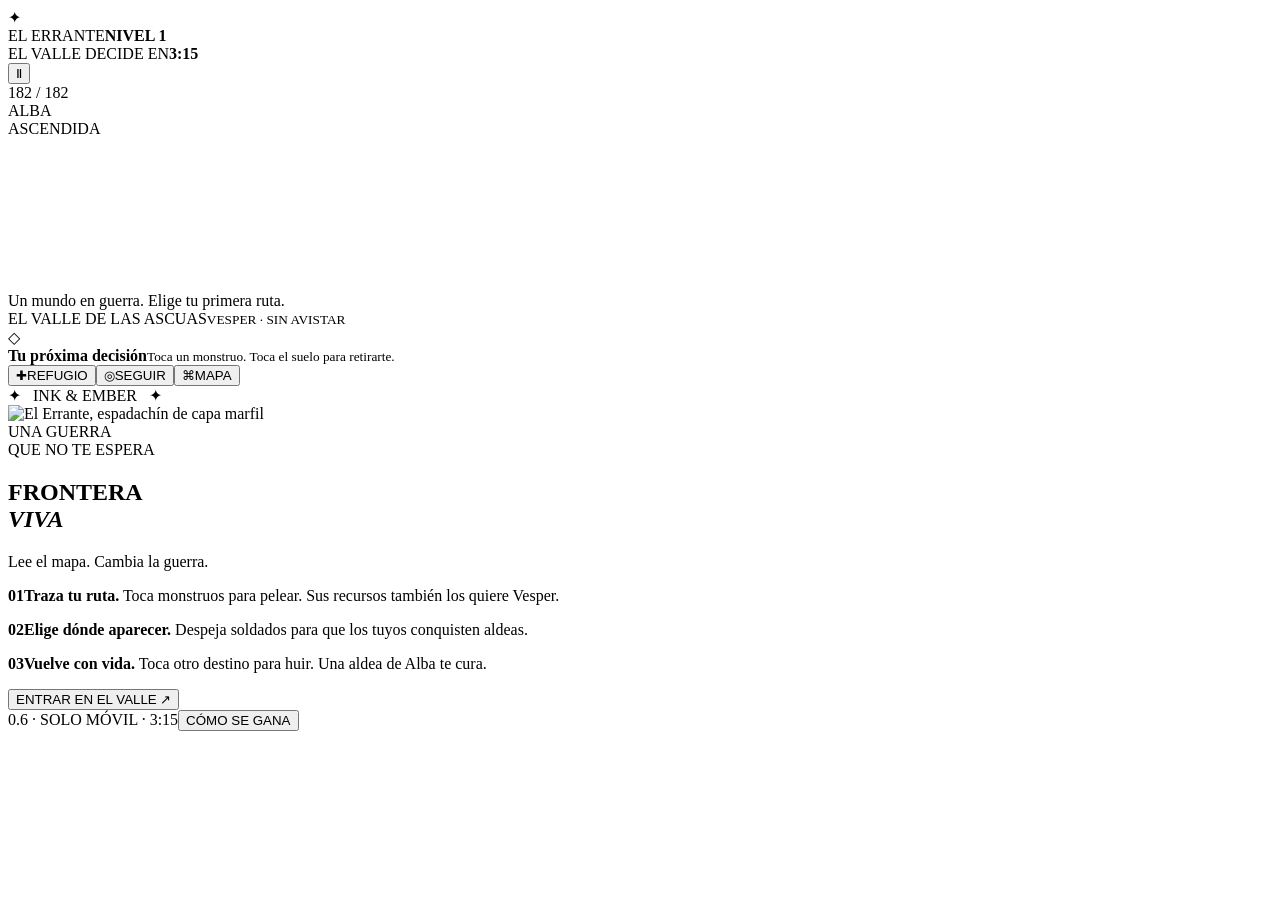
<file: shell.html>
<!doctype html>
<html lang="es"><head><meta charset="utf-8"><meta name="viewport" content="width=device-width,initial-scale=1,viewport-fit=cover"><meta name="theme-color" content="#201b24"><meta name="apple-mobile-web-app-capable" content="yes"><meta name="description" content="Un jungla. Seis aldeas. Tres minutos para cambiar una guerra autónoma."><title>Frontera Viva 0.6 · Ink & Ember</title><style>/*STYLE*/</style></head>
<body><main id="app">
<header id="hud"><div class="identity"><span class="sigil">✦</span><div><span class="eyebrow">EL ERRANTE</span><b id="heroLevel">NIVEL 1</b></div></div><div class="clock"><span class="eyebrow">EL VALLE DECIDE EN</span><strong id="clock">3:15</strong></div><button id="pause" class="square" aria-label="Pausar">Ⅱ</button>
<div class="vitals"><div class="health-track"><i id="healthFill"></i><span id="healthText">182 / 182</span></div><div class="xp-track"><i id="xpFill"></i></div></div>
<div class="frontline"><span>ALBA</span><div id="territory" aria-label="Control de aldeas"></div><span>ASCENDIDA</span></div></header>
<section id="field" aria-label="Campo de batalla"><canvas id="world" aria-label="Toca para moverte o atacar. Arrastra para inspeccionar el mapa."></canvas><div id="notice" role="status" aria-live="polite">Un mundo en guerra. Elige tu primera ruta.</div><div class="map-label"><span id="sector">EL VALLE DE LAS ASCUAS</span><small id="intel">VESPER · SIN AVISTAR</small></div><button id="recenter" class="square" aria-label="Volver al protagonista" hidden>◎</button><div id="joy" hidden aria-label="Joystick virtual"><span id="knob"></span></div><div id="respawn" hidden></div><div id="globalHint" hidden>MAPA GLOBAL · toca para inspeccionar</div></section>
<div id="context"><span class="context-mark">◇</span><div><b id="targetName">Tu próxima decisión</b><small id="targetInfo">Toca un monstruo. Toca el suelo para retirarte.</small></div></div>
<nav id="dock" aria-label="Controles"><button id="heal"><span>✚</span>REFUGIO</button><button id="follow"><span>◎</span>SEGUIR</button><button id="map"><span>⌘</span>MAPA</button></nav>
</main>
<section id="cover" class="cover" aria-label="Inicio"><div class="title-leaf">✦ &nbsp; INK & EMBER &nbsp; ✦</div><div class="cover-art"><img id="coverHero" alt="El Errante, espadachín de capa marfil"><div class="art-orbit"></div><span class="art-side">UNA GUERRA<br>QUE NO TE ESPERA</span></div><h1>FRONTERA<br><em>VIVA</em></h1><p class="subtitle">Lee el mapa. Cambia la guerra.</p><div class="intro-rules"><p><b>01</b><span><strong>Traza tu ruta.</strong> Toca monstruos para pelear. Sus recursos también los quiere Vesper.</span></p><p><b>02</b><span><strong>Elige dónde aparecer.</strong> Despeja soldados para que los tuyos conquisten aldeas.</span></p><p><b>03</b><span><strong>Vuelve con vida.</strong> Toca otro destino para huir. Una aldea de Alba te cura.</span></p></div><button id="play" class="primary">ENTRAR EN EL VALLE <span>↗</span></button><div class="cover-bottom"><span>0.6 · SOLO MÓVIL · 3:15</span><button id="startHelp" class="text-button">CÓMO SE GANA</button></div></section>
<section id="overlay" class="overlay" hidden aria-modal="true" role="dialog"><div class="panel"><span class="eyebrow" id="panelKicker">EL VALLE RESPIRA</span><h2 id="panelTitle">Partida pausada</h2><div id="panelBody"></div><div id="settings"><label><input id="joystickToggle" type="checkbox"> Joystick opcional</label><label><input id="soundToggle" type="checkbox"> Sonidos</label></div><button id="resume" class="primary">CONTINUAR <span>↗</span></button><button id="help" class="text-button">CONTROLES Y VICTORIA</button><button id="restart" class="text-button">NUEVA PARTIDA</button></div></section>
<script>/*ENGINE*/</script><script>/*ART*/</script><script>/*APP*/</script></body></html>
</file>
